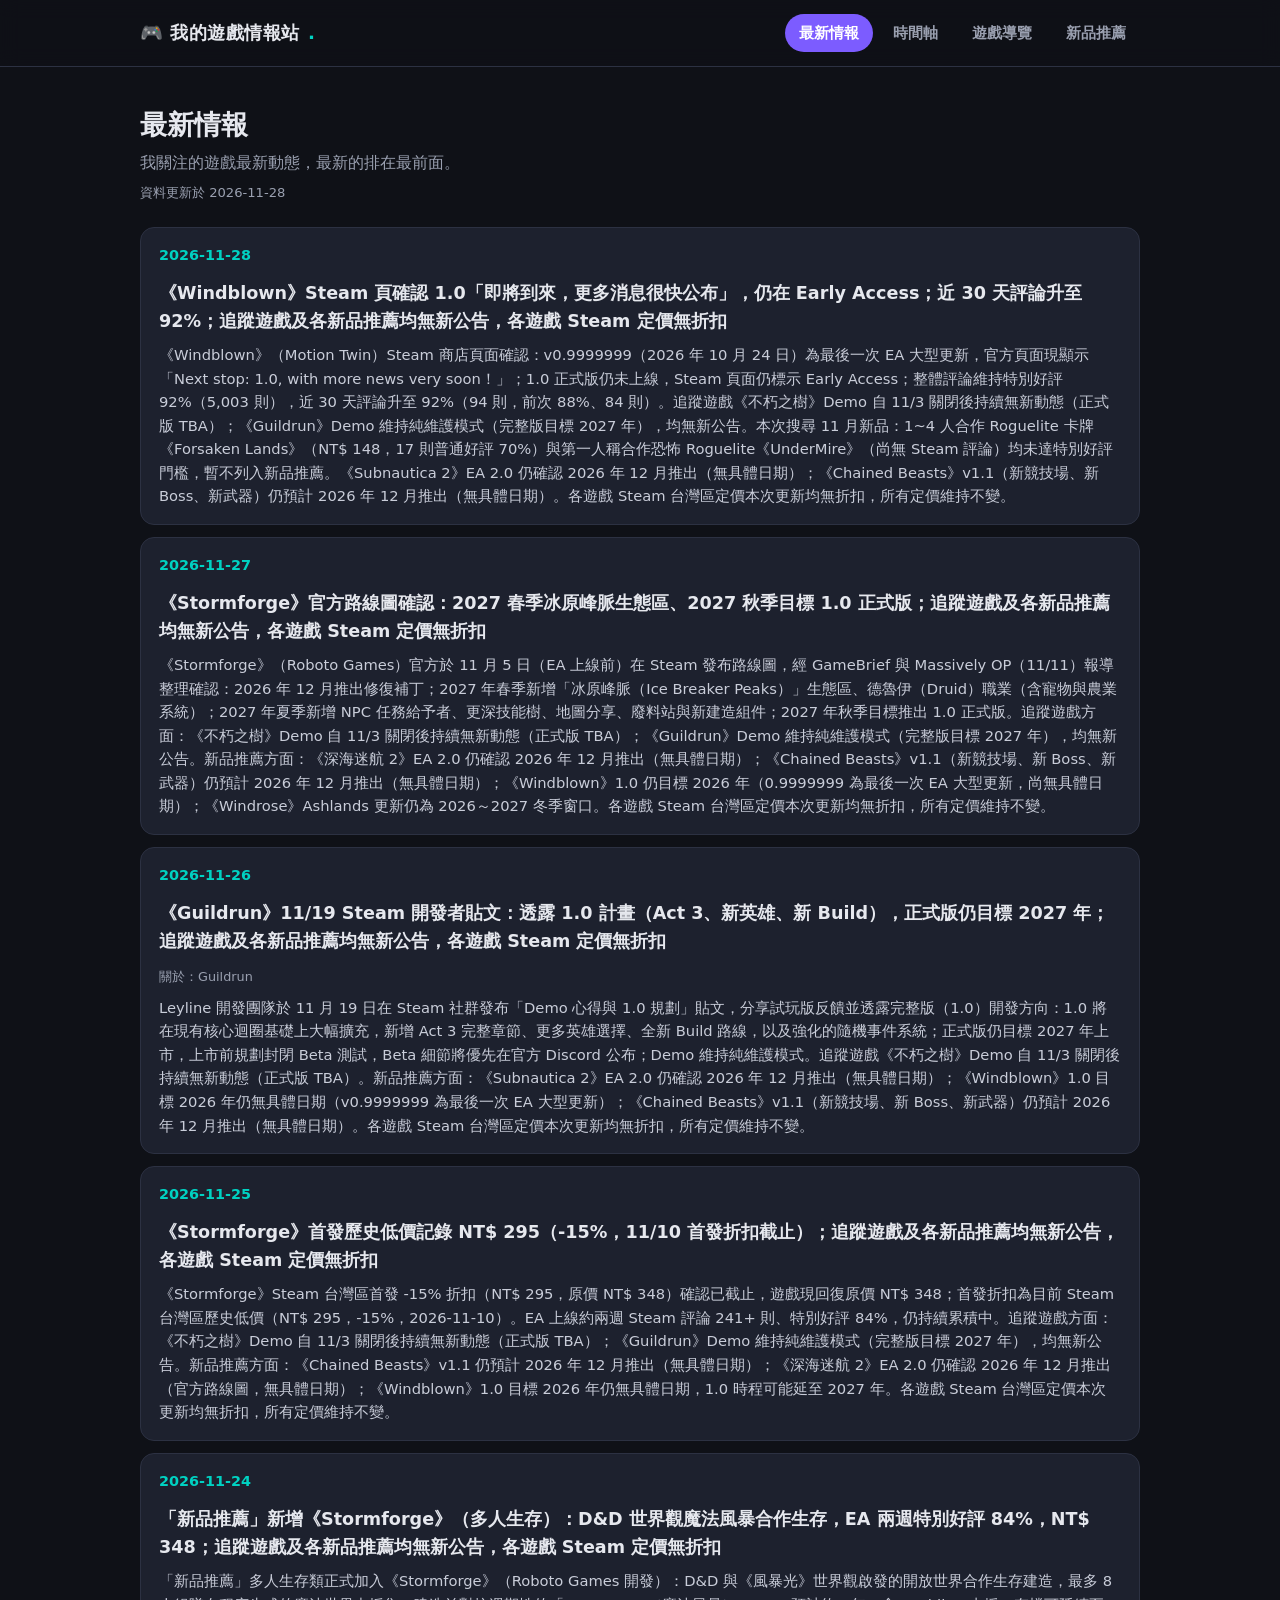
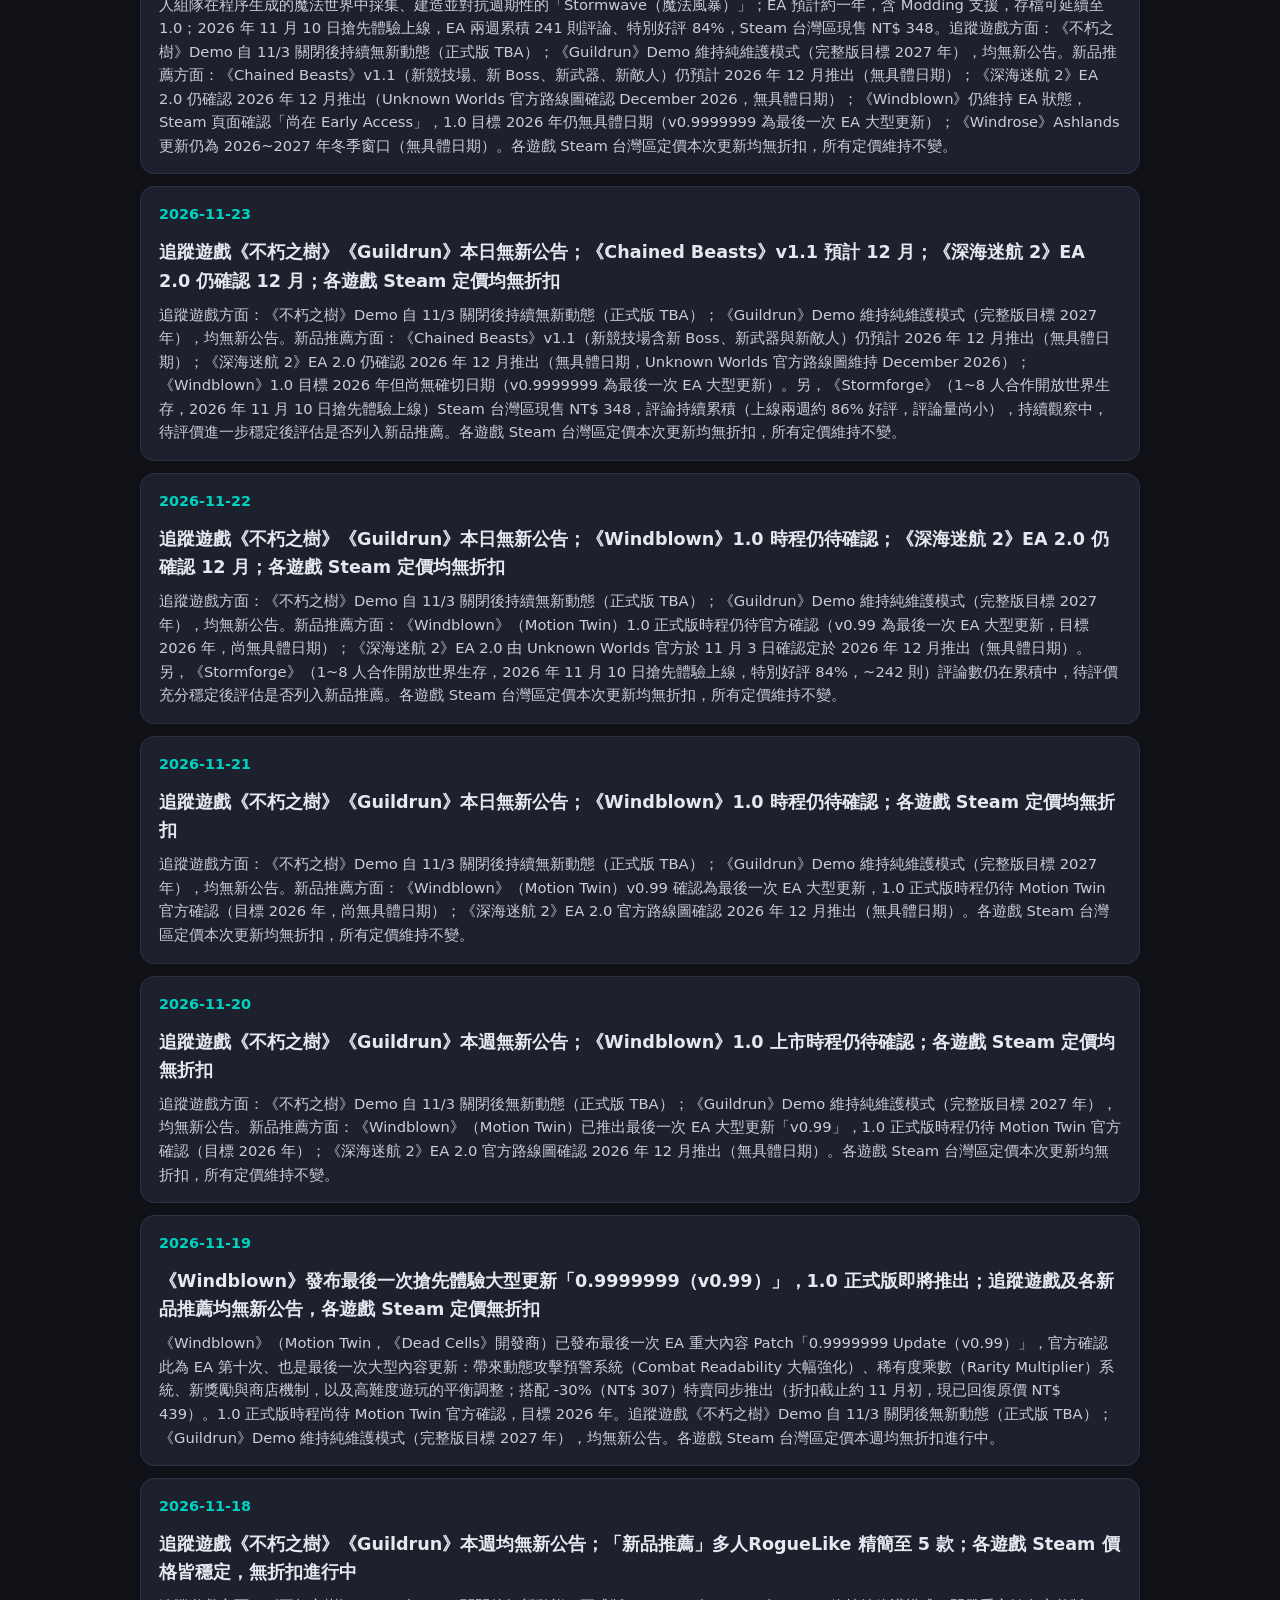
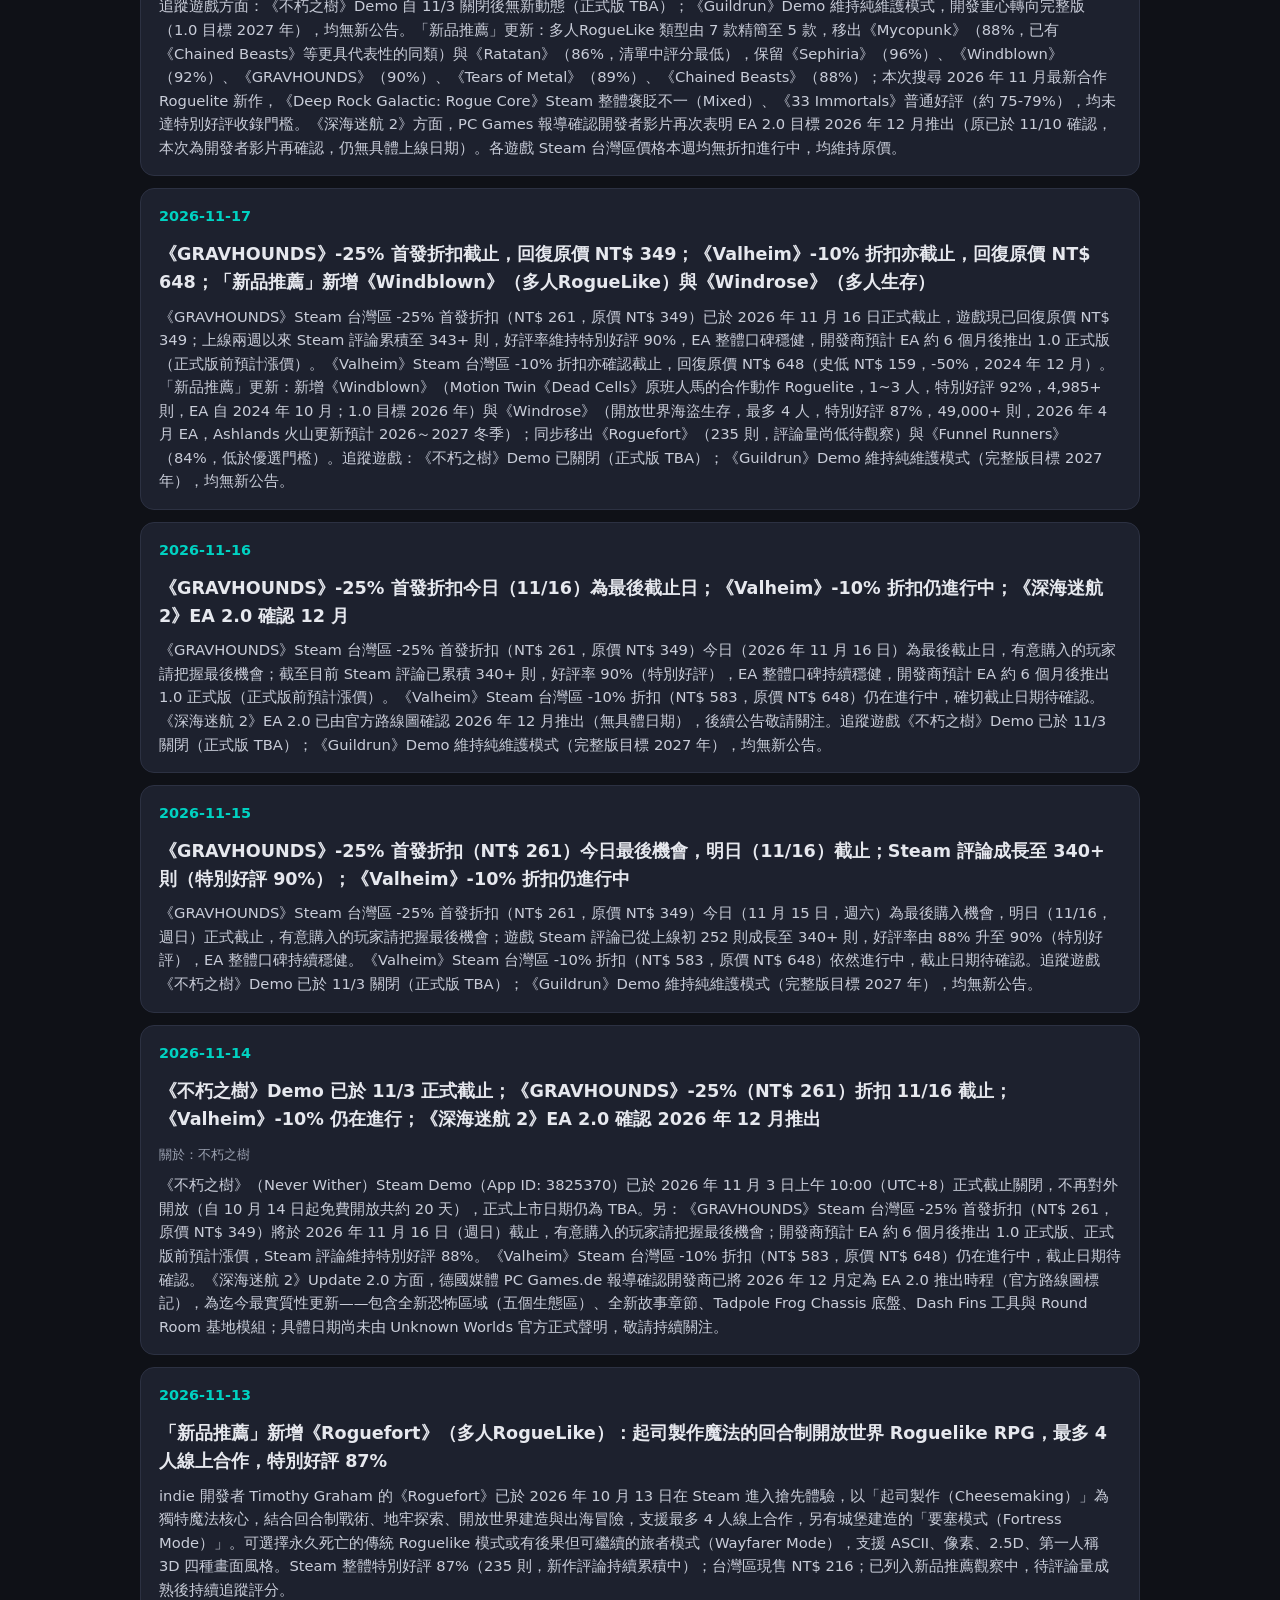
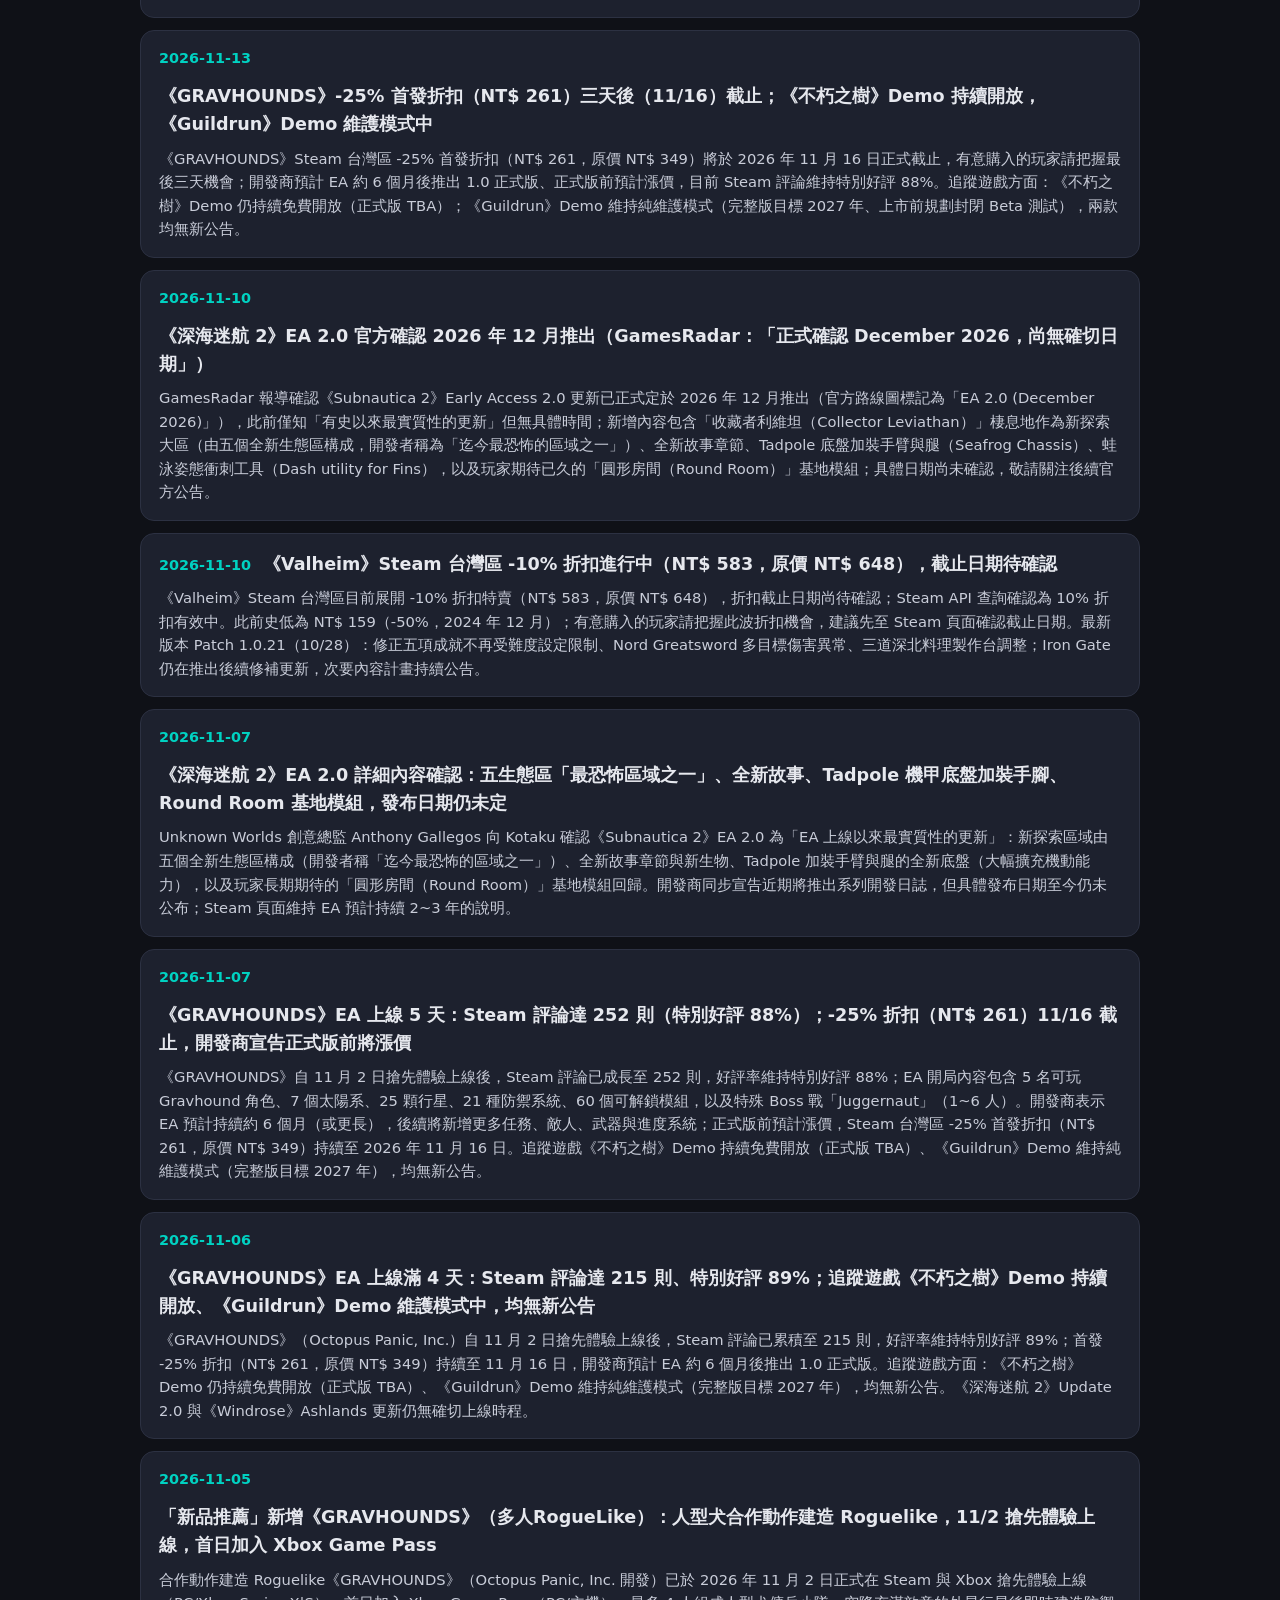
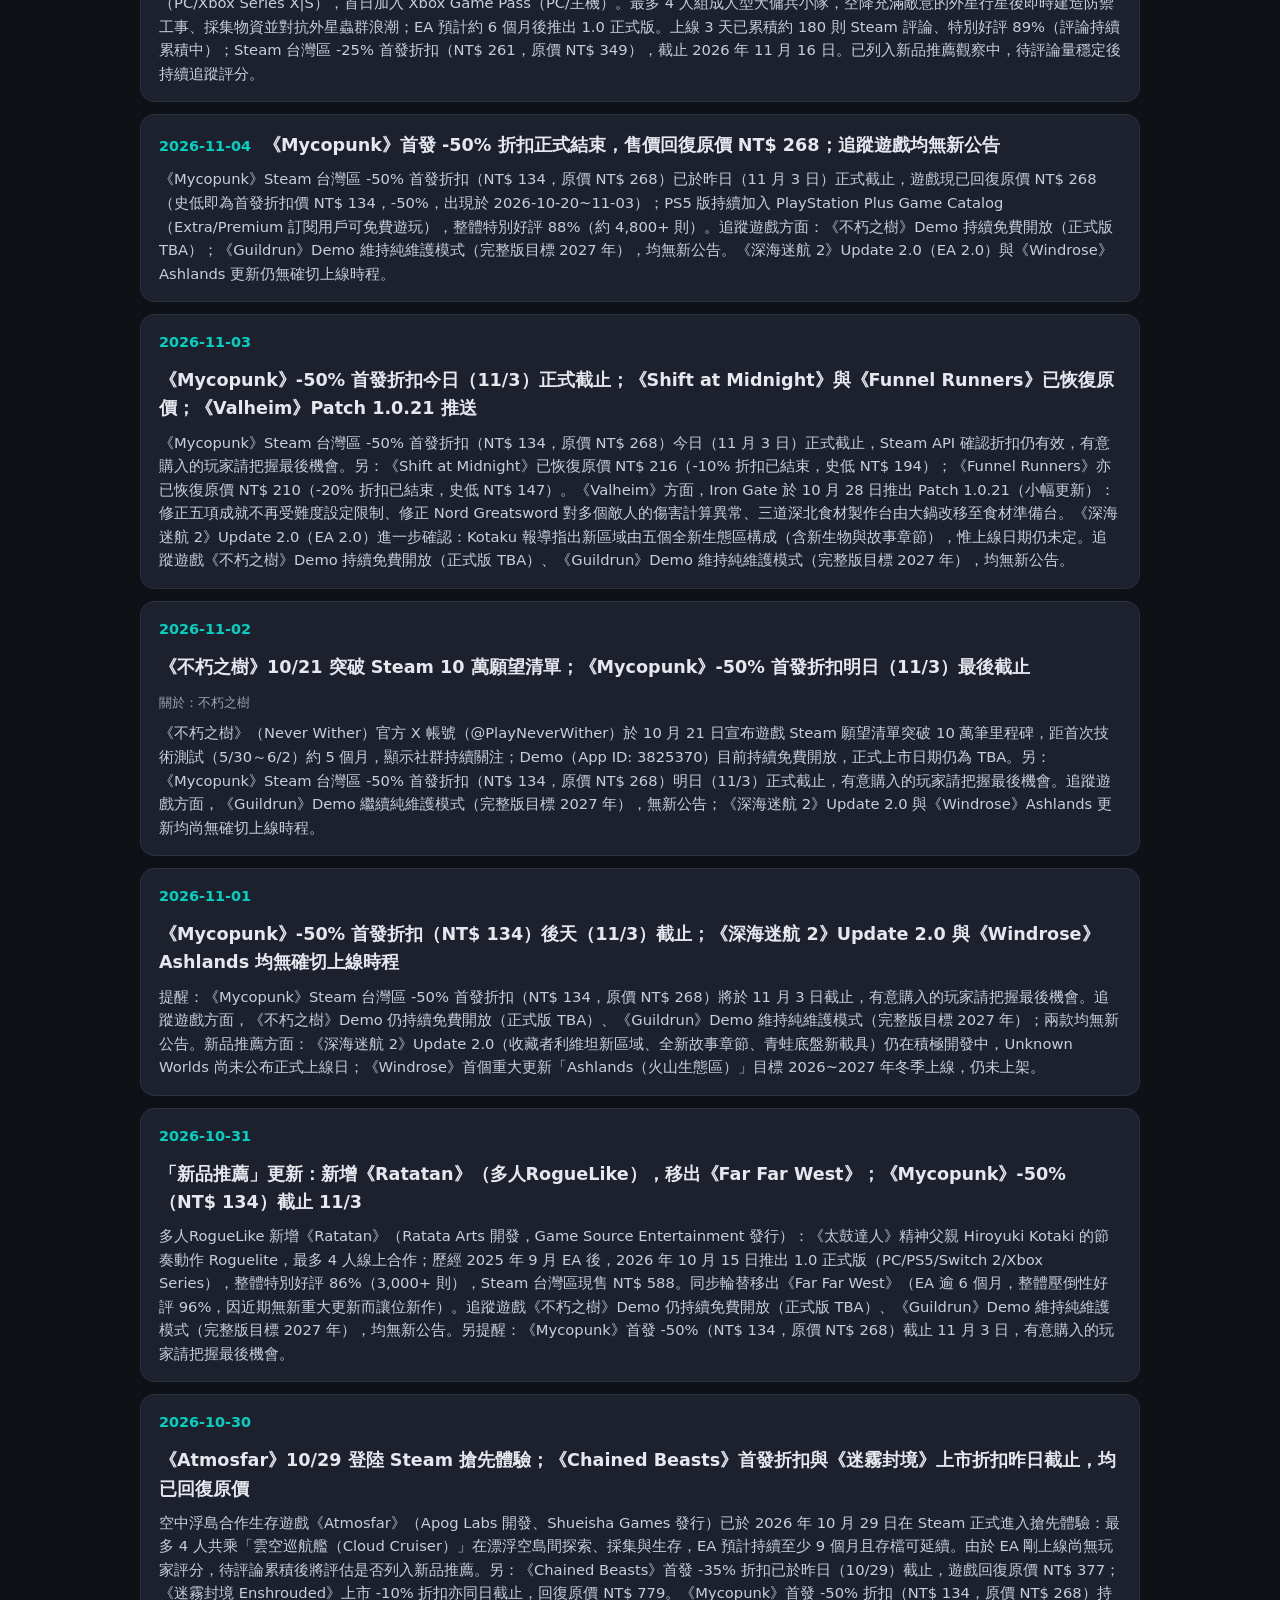
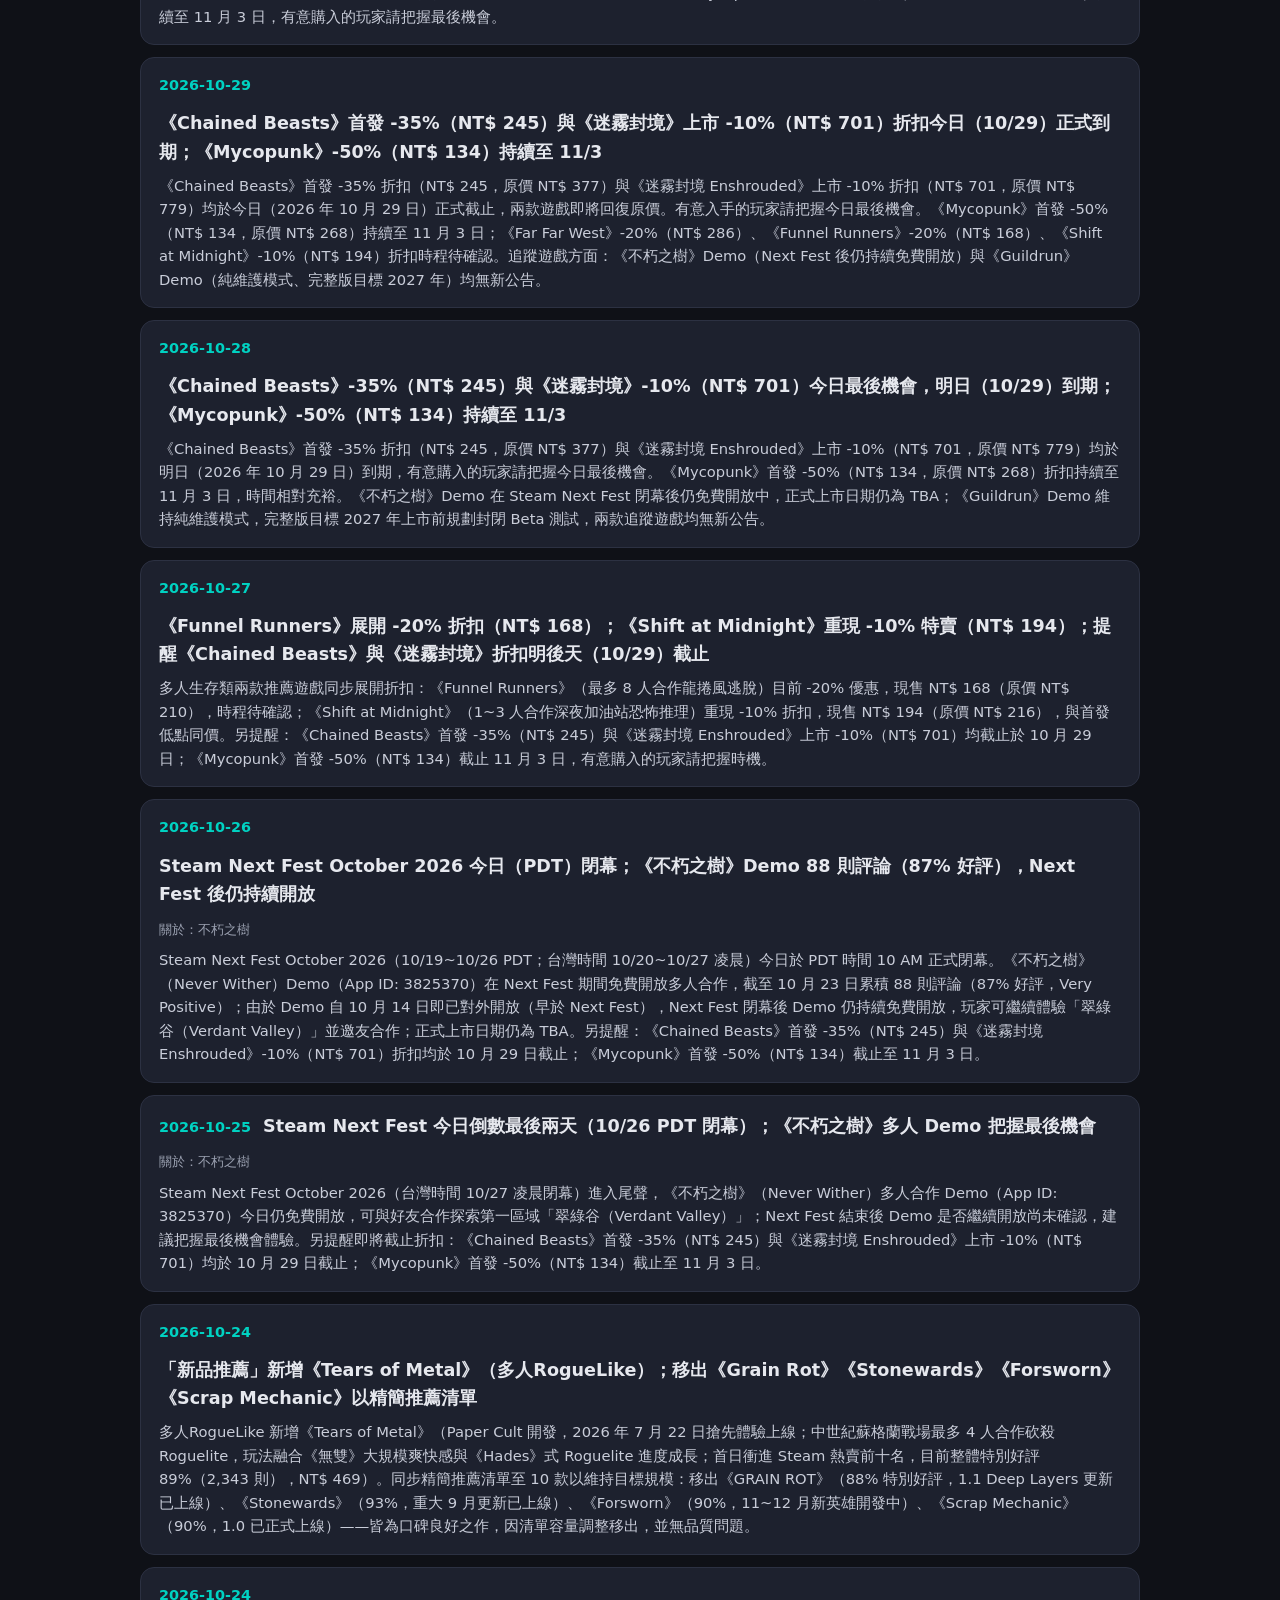
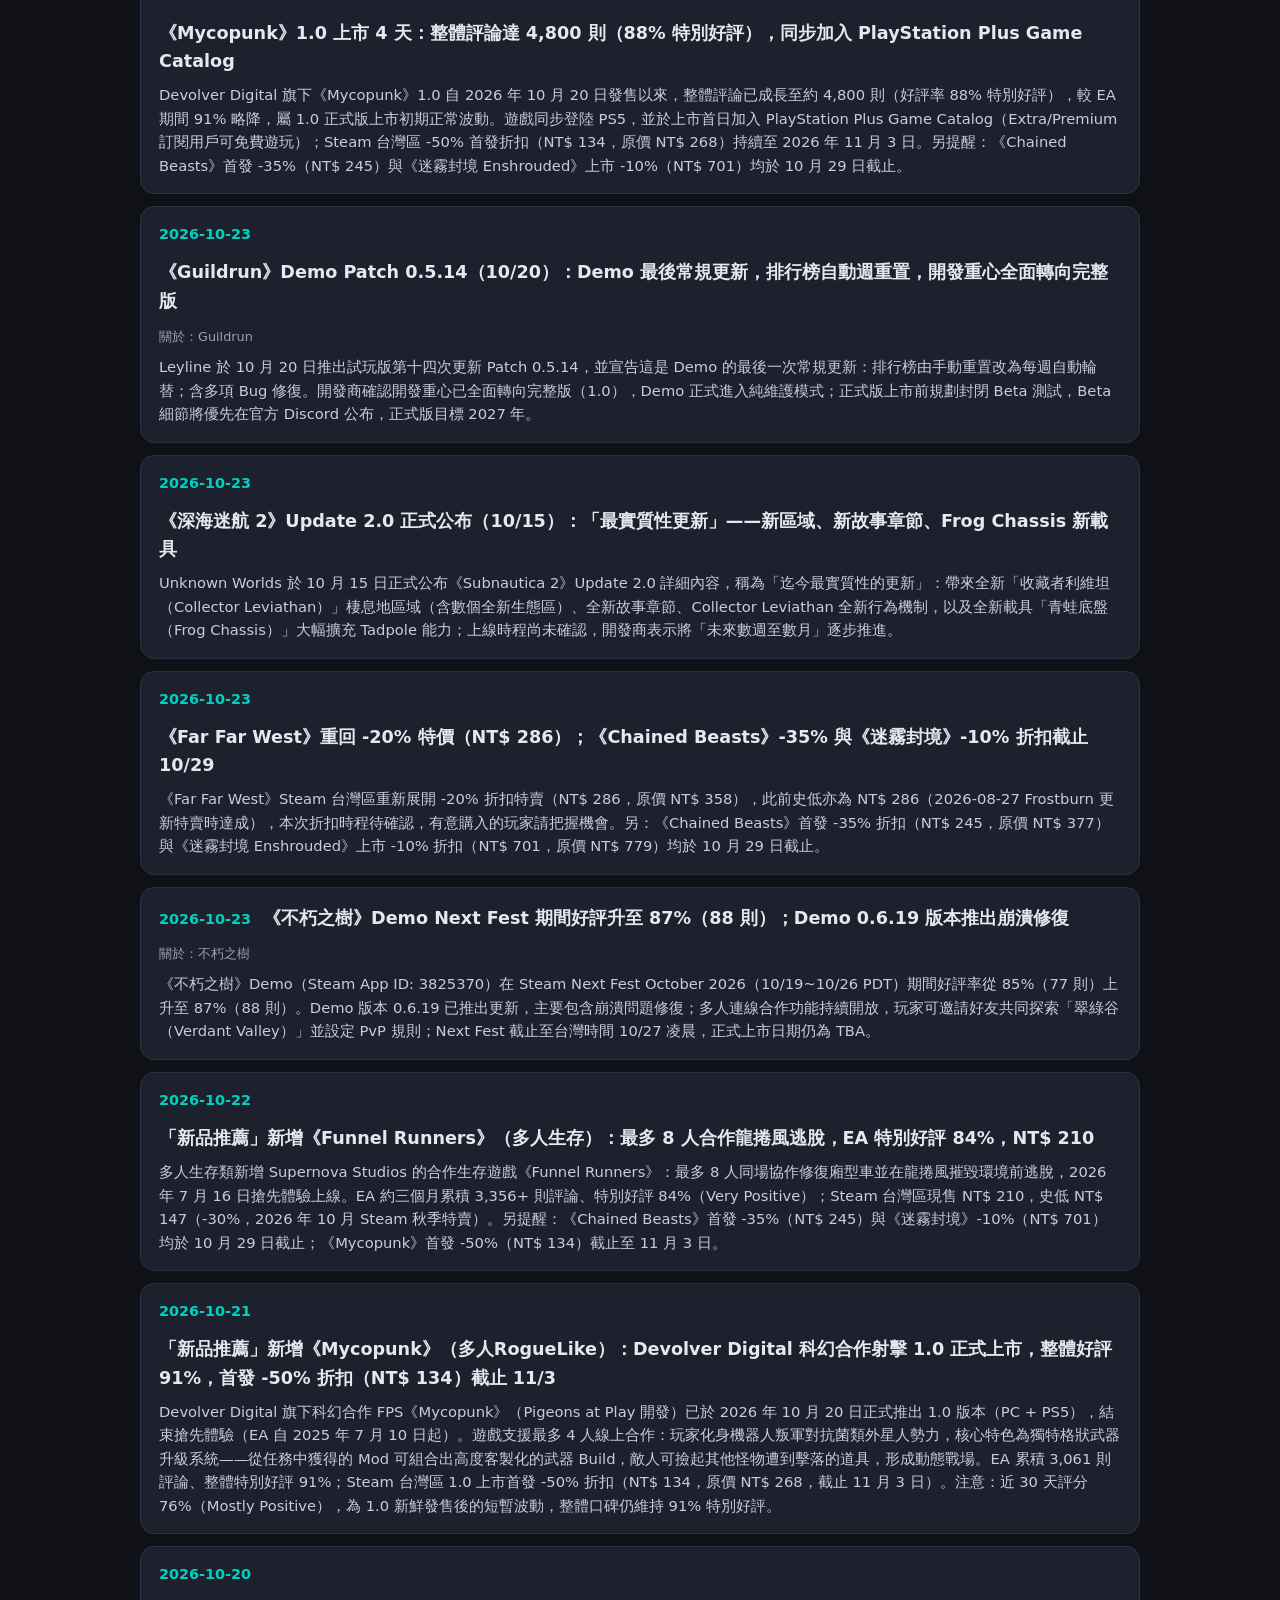
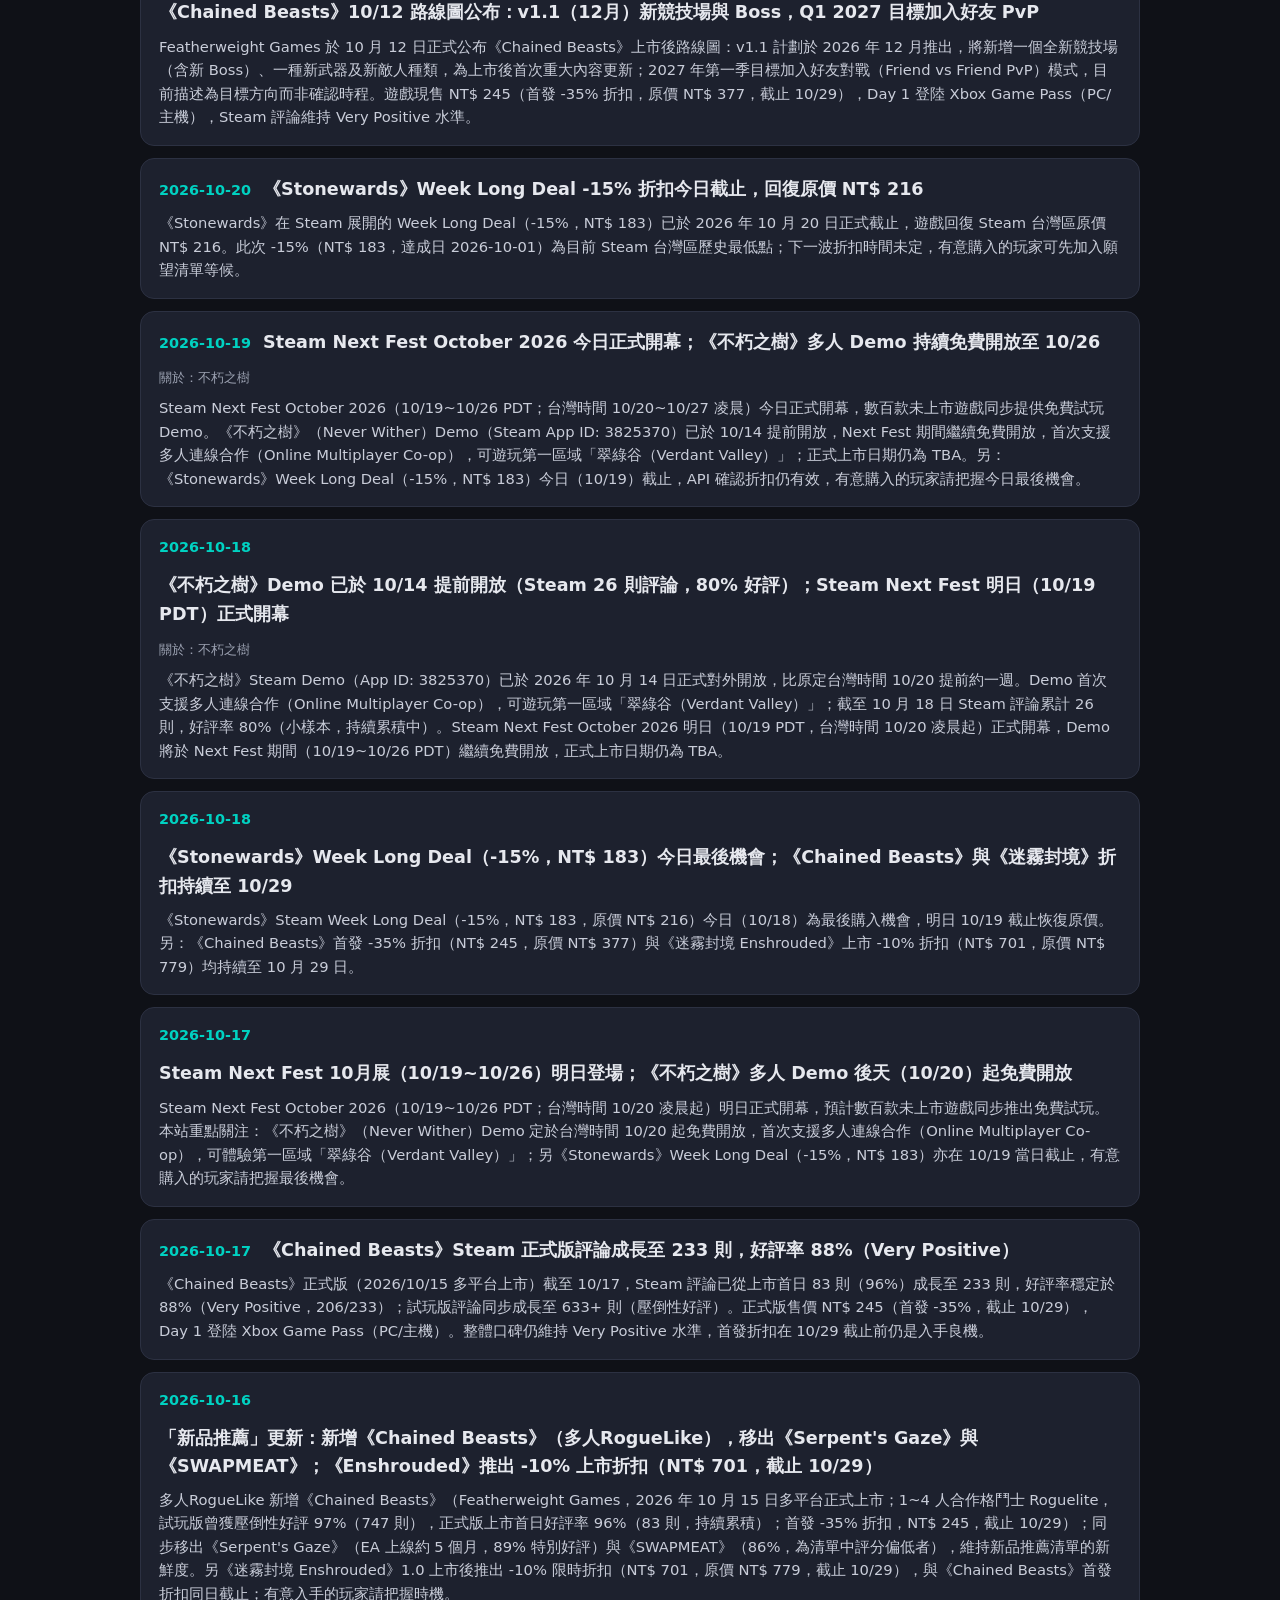
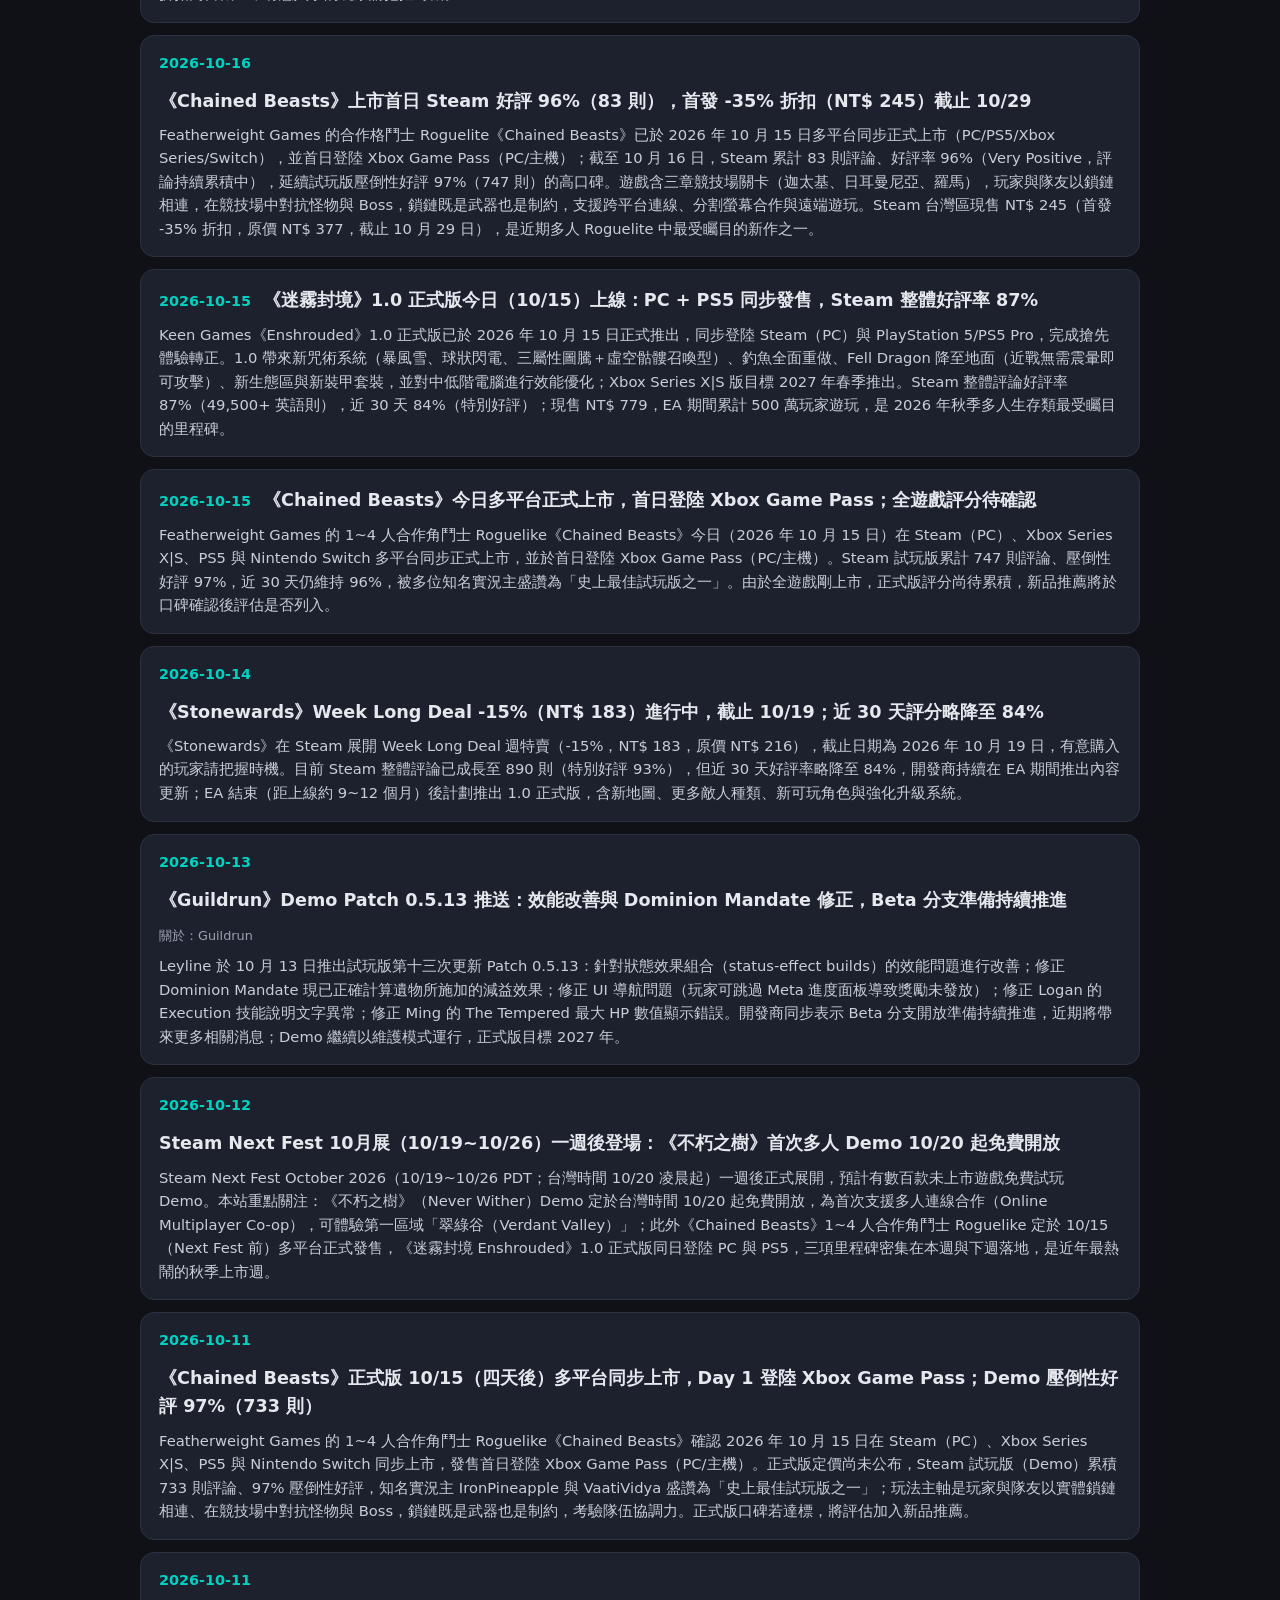
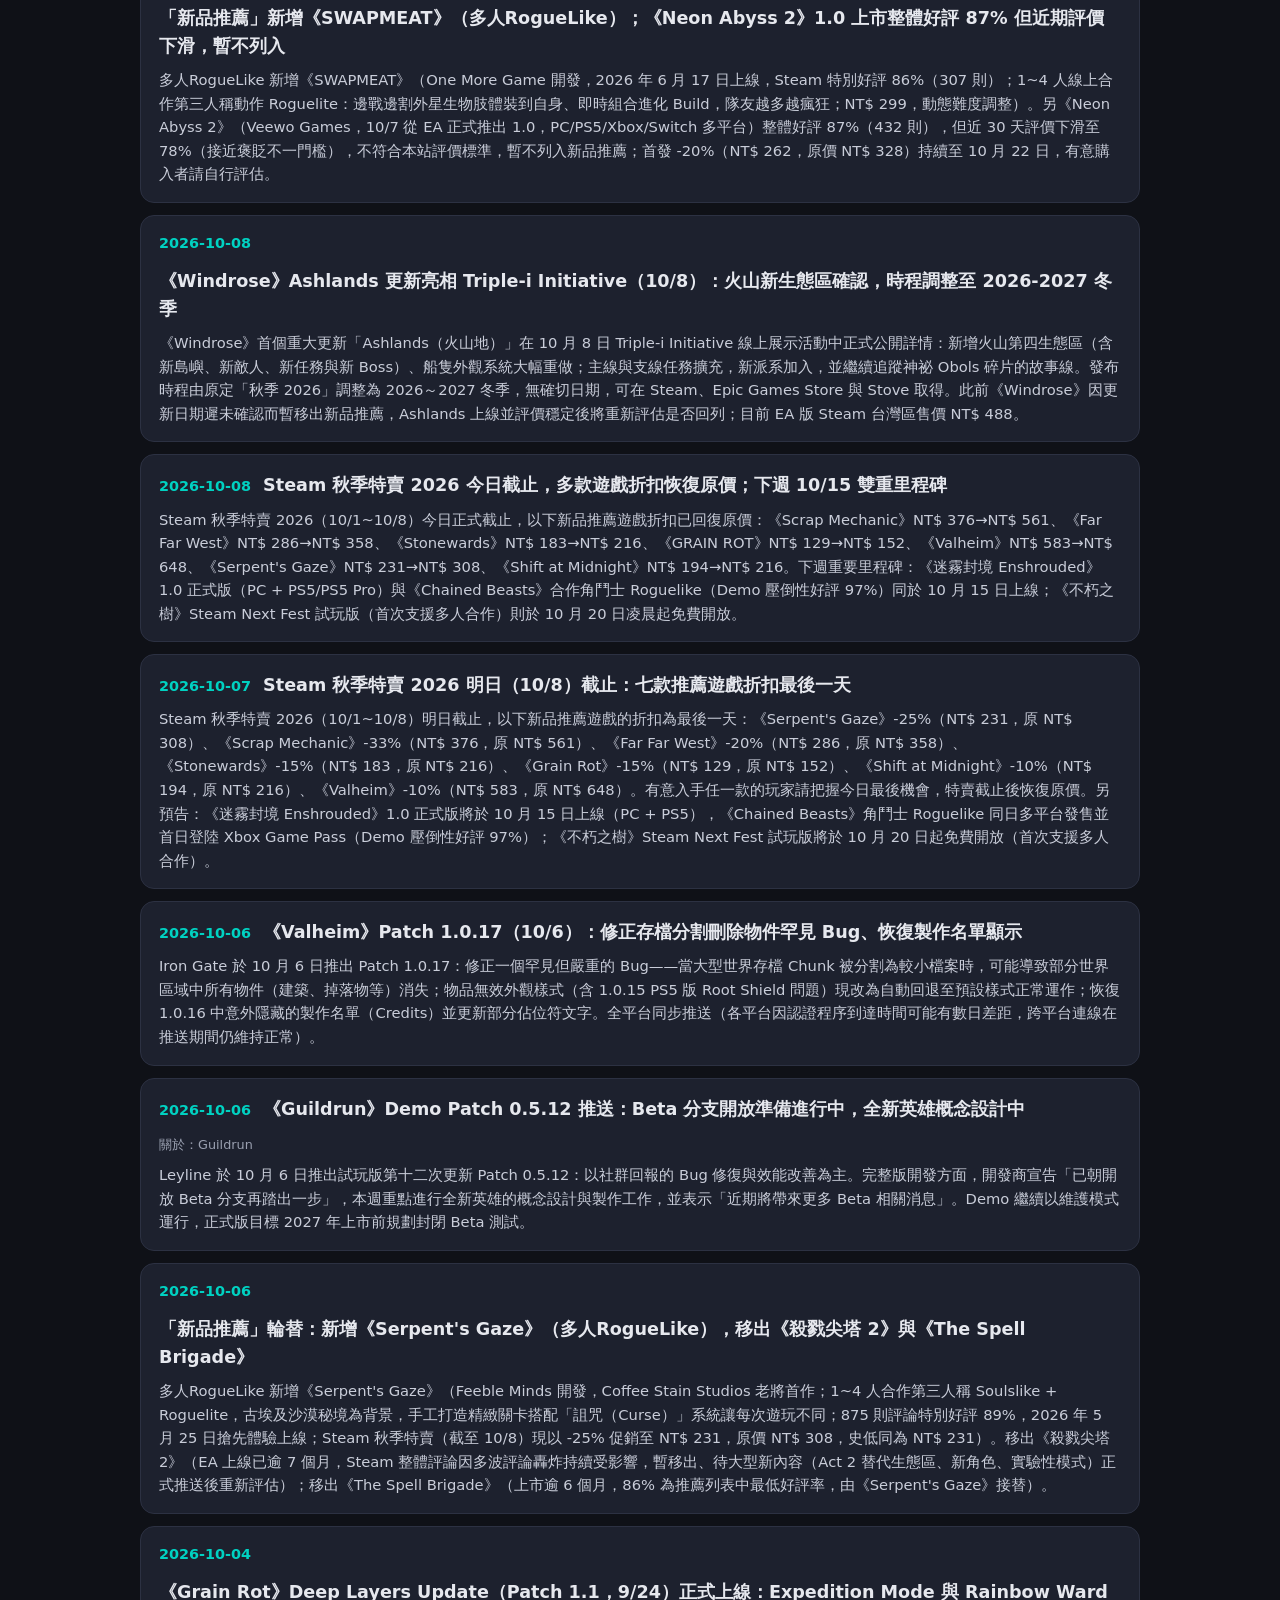
<file: index.html>
<!DOCTYPE html>
<html lang="zh-Hant">
<head>
  <meta charset="UTF-8">
  <meta name="viewport" content="width=device-width, initial-scale=1.0">
  <link rel="icon" href="data:image/svg+xml,<svg xmlns='http://www.w3.org/2000/svg' viewBox='0 0 100 100'><text y='.9em' font-size='90'>🎮</text></svg>">
  <title>最新情報 · 我的遊戲情報站</title>
  <link rel="stylesheet" href="assets/style.css">
</head>
<body>
  <header>
    <div class="bar">
      <div class="logo">🎮 我的遊戲情報站<span class="dot">.</span></div>
      <nav>
        <a href="index.html"    data-page="news">最新情報</a>
        <a href="timeline.html" data-page="timeline">時間軸</a>
        <a href="games.html"    data-page="games">遊戲導覽</a>
        <a href="discover.html" data-page="discover">新品推薦</a>
      </nav>
    </div>
  </header>

  <main>
    <div class="page-head">
      <h1>最新情報</h1>
      <p>我關注的遊戲最新動態，最新的排在最前面。</p>
      <div class="updated" data-updated></div>
    </div>
    <div id="news"></div>
  </main>

  <footer>由 games.txt 驅動 · 想更新請讓 AI 讀取 UPDATE_PROMPT.md</footer>

  <script src="data/games.js"></script>
  <script src="assets/app.js"></script>
  <script>markActiveNav("news"); renderNews();</script>
</body>
</html>
</file>
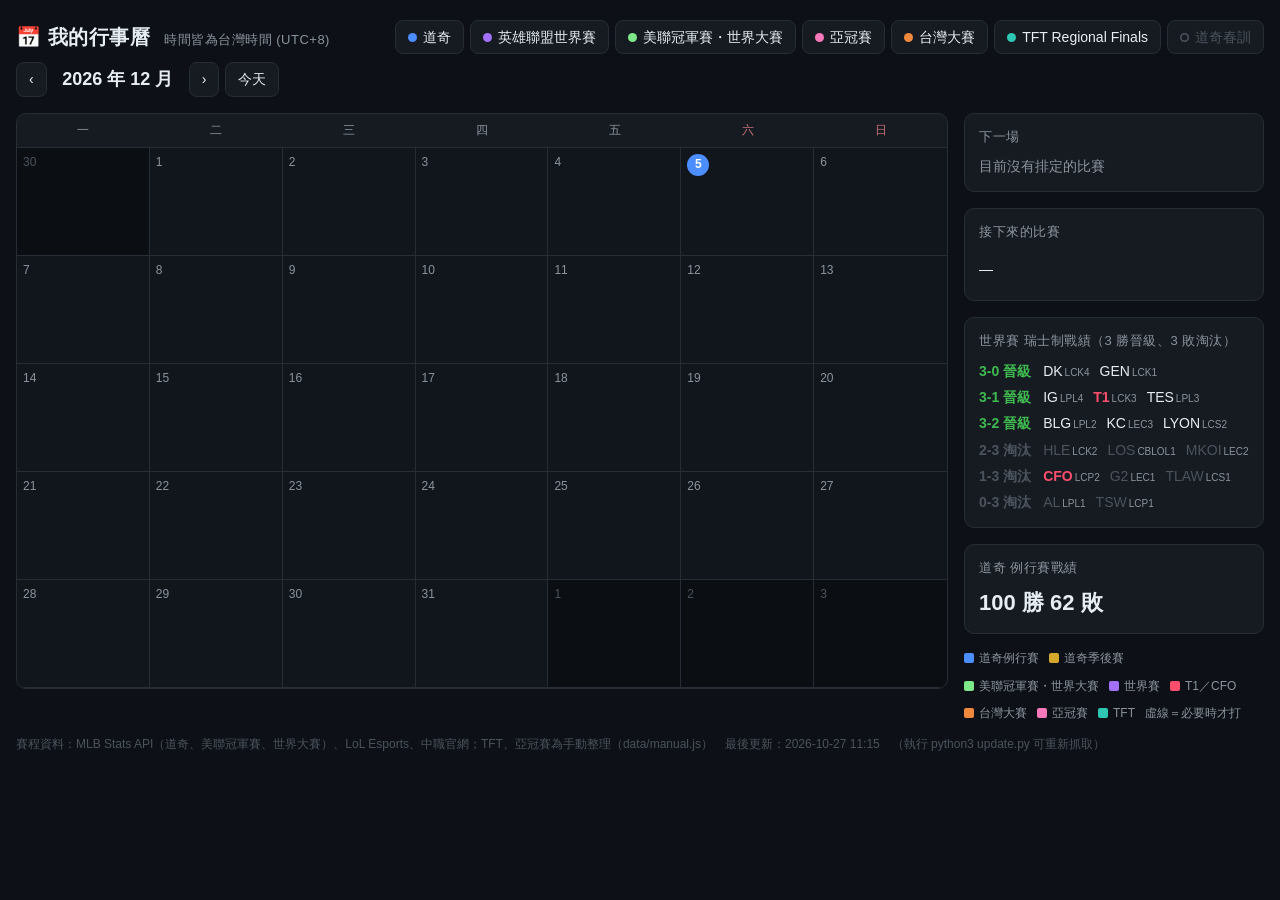
<file: calendar/index.html>
<!DOCTYPE html>
<html lang="zh-Hant">
<head>
<meta charset="UTF-8">
<meta name="viewport" content="width=device-width, initial-scale=1.0">
<link rel="icon" href="data:image/svg+xml,<svg xmlns='http://www.w3.org/2000/svg' viewBox='0 0 100 100'><text y='.9em' font-size='90'>📅</text></svg>">
<title>我的行事曆</title>
<style>
  :root {
    --bg: #0d1117;
    --panel: #161b22;
    --cell: #11161d;
    --cell-out: #0b0f14;
    --line: #262d36;
    --text: #e6edf3;
    --muted: #8b949e;
    --dim: #4b535d;
    --today: #4c8dff;
    --win: #3fb950;
    --loss: #f85149;
    --mlb: #4c8dff;         /* 道奇例行賽 */
    --post: #d4a72c;        /* 道奇季後賽 */
    --spring: #8b949e;      /* 春訓 */
    --lol: #a371f7;         /* 英雄聯盟世界賽 */
    --fav: #ff4d6d;         /* 世界賽：T1、CFO 的比賽 */
    --cpbl: #f0883e;        /* 中華職棒台灣大賽 */
    --tft: #2fc6b4;         /* TFT Regional Finals */
    --apbc: #f778ba;        /* 亞冠賽 */
    --mlbpost: #7ee787;     /* MLB 其他隊的聯盟冠軍賽、世界大賽 */
    --radius: 10px;
  }
  * { box-sizing: border-box; }
  html { color-scheme: dark; }
  body {
    margin: 0; background: var(--bg); color: var(--text);
    font: 14px/1.45 -apple-system, BlinkMacSystemFont, "PingFang TC", "Noto Sans TC", "Segoe UI", sans-serif;
  }
  button { font: inherit; color: inherit; }

  .wrap { max-width: 1280px; margin: 0 auto; padding: 20px 16px 40px; }
  header { display: flex; align-items: center; gap: 8px 12px; flex-wrap: wrap; margin-bottom: 16px; }
  h1 { font-size: 20px; margin: 0 auto 0 0; letter-spacing: .5px; }
  h1 small { color: var(--muted); font-weight: 400; font-size: 13px; margin-left: 8px; }

  .filters { display: flex; gap: 6px; flex-wrap: wrap; }
  .nav { display: flex; align-items: center; gap: 6px; }
  .nav button, .chip {
    background: var(--panel); border: 1px solid var(--line); border-radius: 8px;
    padding: 6px 12px; cursor: pointer;
  }
  .nav button:hover, .chip:hover { border-color: var(--dim); }
  .month-label { font-size: 18px; font-weight: 600; min-width: 130px; text-align: center; }
  .chip { display: inline-flex; align-items: center; gap: 6px; }
  .chip i { width: 9px; height: 9px; border-radius: 50%; background: var(--c); }
  .chip[aria-pressed="false"] { color: var(--dim); }
  .chip[aria-pressed="false"] i { background: transparent; box-shadow: inset 0 0 0 1.5px var(--dim); }

  .layout { display: grid; grid-template-columns: minmax(0, 1fr) 300px; gap: 16px; align-items: start; }

  /* 月曆 */
  .cal { background: var(--panel); border: 1px solid var(--line); border-radius: var(--radius); overflow: hidden; }
  .dow, .grid { display: grid; grid-template-columns: repeat(7, minmax(0, 1fr)); }
  .dow div { padding: 8px; text-align: center; color: var(--muted); font-size: 12px; border-bottom: 1px solid var(--line); }
  .dow div:nth-child(n+6) { color: #c9727a; }
  .day {
    min-height: 108px; padding: 6px; background: var(--cell);
    border-right: 1px solid var(--line); border-bottom: 1px solid var(--line);
    display: flex; flex-direction: column; gap: 4px; min-width: 0;
  }
  .day:nth-child(7n) { border-right: 0; }
  .day.out { background: var(--cell-out); }
  .day.out .num { color: var(--dim); }
  .num { font-size: 12px; color: var(--muted); }
  .day.today .num {
    background: var(--today); color: #fff; border-radius: 999px;
    width: 22px; height: 22px; display: grid; place-items: center; font-weight: 600;
  }

  .ev {
    --c: var(--mlb);
    display: block; width: 100%; text-align: left; cursor: pointer;
    border: 0; border-left: 3px solid var(--c); border-radius: 5px;
    background: color-mix(in srgb, var(--c) 13%, transparent);
    padding: 4px 6px; font-size: 12px; line-height: 1.3; overflow: hidden;
  }
  .ev:hover { background: color-mix(in srgb, var(--c) 24%, transparent); }
  .ev.post { --c: var(--post); }
  .ev.spring { --c: var(--spring); }
  .ev.lol { --c: var(--lol); }
  .ev.fav { --c: var(--fav); }
  .ev.cpbl { --c: var(--cpbl); }
  .ev.tft { --c: var(--tft); }
  .ev.mlbpost { --c: var(--mlbpost); }
  .ev.apbc { --c: var(--apbc); }
  .ev.apbc.tw .ttl::before { content: "🇹🇼 "; }
  .ev .t { font-variant-numeric: tabular-nums; color: var(--muted); }
  .ev .ttl { font-weight: 600; white-space: nowrap; overflow: hidden; text-overflow: ellipsis; display: block; }
  .ev .res { font-weight: 700; font-variant-numeric: tabular-nums; }
  .res.W { color: var(--win); } .res.L { color: var(--loss); }
  .ev.cancel { opacity: .5; text-decoration: line-through; }
  .ev.maybe { border-left-style: dashed; }

  /* 側欄 */
  aside { display: flex; flex-direction: column; gap: 16px; }
  .card { background: var(--panel); border: 1px solid var(--line); border-radius: var(--radius); padding: 14px; }
  .card h2 { font-size: 13px; color: var(--muted); font-weight: 500; margin: 0 0 10px; letter-spacing: .5px; }
  .next + .next { border-top: 1px solid var(--line); margin-top: 12px; padding-top: 12px; }
  .next .src { font-size: 12px; color: var(--c); font-weight: 600; }
  .next-ttl { font-size: 18px; font-weight: 700; margin-top: 2px; }
  .next-when { color: var(--muted); margin-top: 2px; }
  .countdown { font-size: 22px; font-weight: 700; color: var(--c); font-variant-numeric: tabular-nums; margin-top: 6px; }
  .tag { display: inline-block; font-size: 11px; padding: 1px 7px; border-radius: 999px; border: 1px solid var(--line); color: var(--muted); margin-top: 6px; }
  .tag.post { color: var(--post); border-color: color-mix(in srgb, var(--post) 50%, transparent); }
  .list { list-style: none; margin: 0; padding: 0; }
  .list li { padding: 7px 0; border-top: 1px solid var(--line); display: flex; gap: 8px; align-items: baseline; cursor: pointer; }
  .list li:first-child { border-top: 0; }
  .list .dot { width: 8px; height: 8px; border-radius: 50%; background: var(--c); flex: none; transform: translateY(-1px); }
  .list .d { color: var(--muted); font-variant-numeric: tabular-nums; min-width: 92px; flex: none; }
  .list .x { min-width: 0; overflow: hidden; text-overflow: ellipsis; white-space: nowrap; }
  .swiss { display: grid; grid-template-columns: auto 1fr; gap: 6px 12px; align-items: baseline; }
  .swiss .r { font-weight: 700; font-variant-numeric: tabular-nums; }
  .swiss .r.up { color: var(--win); } .swiss .r.out { color: var(--dim); }
  .swiss .ts { display: flex; flex-wrap: wrap; gap: 4px 10px; }
  .swiss .ts .fav { color: var(--fav); font-weight: 700; }
  .swiss .ts small { font-size: 10px; color: var(--muted); font-weight: 400; margin-left: 2px; }
  .swiss .ts.out { color: var(--dim); }
  .record { font-size: 22px; font-weight: 700; font-variant-numeric: tabular-nums; }
  .legend { display: flex; flex-wrap: wrap; gap: 10px; color: var(--muted); font-size: 12px; }
  .legend i { display: inline-block; width: 10px; height: 10px; border-radius: 2px; margin-right: 5px; vertical-align: -1px; }
  footer { color: var(--dim); font-size: 12px; margin-top: 14px; }

  /* 詳細 */
  dialog {
    background: var(--panel); color: var(--text); border: 1px solid var(--line); border-radius: 14px;
    padding: 20px; width: min(440px, calc(100vw - 32px));
  }
  dialog::backdrop { background: rgba(0,0,0,.6); }
  dialog h3 { margin: 0 0 4px; font-size: 18px; }
  .sub { color: var(--muted); }
  .score { display: grid; grid-template-columns: 1fr auto; gap: 6px 16px; margin: 14px 0; font-size: 16px; }
  .score .s { font-weight: 700; font-variant-numeric: tabular-nums; text-align: right; }
  .score .winner { font-weight: 700; color: var(--win); }
  .score .rg { display: block; font-size: 12px; font-weight: 400; color: var(--muted); }
  dl { display: grid; grid-template-columns: auto 1fr; gap: 6px 14px; margin: 14px 0 0; }
  dt { color: var(--muted); } dd { margin: 0; }
  dialog .close { float: right; background: none; border: 0; color: var(--muted); font-size: 20px; cursor: pointer; line-height: 1; }
  .daylist { display: flex; flex-direction: column; gap: 6px; margin-top: 14px; max-height: 60vh; overflow: auto; }
  .daylist .ev { padding: 8px 10px; font-size: 13px; display: flex; justify-content: space-between; gap: 10px; }

  @media (max-width: 900px) {
    .layout { grid-template-columns: minmax(0, 1fr); }
    .day { min-height: 74px; padding: 4px; }
    .grid .ev { padding: 2px 4px; font-size: 11px; }
    .grid .ev .t { display: none; }
  }
  @media (max-width: 520px) {
    h1 small { display: none; }
    .month-label { min-width: 100px; font-size: 16px; }
    .grid .ev .ttl { font-size: 10px; }
  }
</style>
</head>
<body>
<div class="wrap">
  <header>
    <h1>📅 我的行事曆 <small>時間皆為台灣時間 (UTC+8)</small></h1>
    <div class="filters">
      <button class="chip" data-layer="mlb" style="--c:var(--mlb)"><i></i>道奇</button>
      <button class="chip" data-layer="lol" style="--c:var(--lol)"><i></i>英雄聯盟世界賽</button>
      <button class="chip" data-layer="mlbpost" style="--c:var(--mlbpost)"><i></i>美聯冠軍賽・世界大賽</button>
      <button class="chip" data-layer="apbc" style="--c:var(--apbc)"><i></i>亞冠賽</button>
      <button class="chip" data-layer="cpbl" style="--c:var(--cpbl)"><i></i>台灣大賽</button>
      <button class="chip" data-layer="tft" style="--c:var(--tft)"><i></i>TFT Regional Finals</button>
      <button class="chip" data-layer="spring" style="--c:var(--spring)"><i></i>道奇春訓</button>
    </div>
    <div class="nav">
      <button id="prev" aria-label="上個月">‹</button>
      <div class="month-label" id="monthLabel"></div>
      <button id="next" aria-label="下個月">›</button>
      <button id="todayBtn">今天</button>
    </div>
  </header>

  <div class="layout">
    <section class="cal">
      <div class="dow"><div>一</div><div>二</div><div>三</div><div>四</div><div>五</div><div>六</div><div>日</div></div>
      <div class="grid" id="grid"></div>
    </section>

    <aside>
      <div class="card" id="nextCard"></div>
      <div class="card">
        <h2>接下來的比賽</h2>
        <ul class="list" id="upcoming"></ul>
      </div>
      <div class="card" id="swissCard" hidden>
        <h2>世界賽 瑞士制戰績（3 勝晉級、3 敗淘汰）</h2>
        <div class="swiss" id="swiss"></div>
      </div>
      <div class="card" id="recordCard">
        <h2>道奇 例行賽戰績</h2>
        <div class="record" id="record"></div>
      </div>
      <div class="legend">
        <span><i style="background:var(--mlb)"></i>道奇例行賽</span>
        <span><i style="background:var(--post)"></i>道奇季後賽</span>
        <span><i style="background:var(--mlbpost)"></i>美聯冠軍賽・世界大賽</span>
        <span><i style="background:var(--lol)"></i>世界賽</span>
        <span><i style="background:var(--fav)"></i>T1／CFO</span>
        <span><i style="background:var(--cpbl)"></i>台灣大賽</span>
        <span><i style="background:var(--apbc)"></i>亞冠賽</span>
        <span><i style="background:var(--tft)"></i>TFT</span>
        <span>虛線＝必要時才打</span>
      </div>
    </aside>
  </div>
  <footer id="foot"></footer>
</div>

<dialog id="detail"></dialog>

<script src="data/dodgers.js"></script>
<script src="data/mlbpost.js"></script>
<script src="data/worlds.js"></script>
<script src="data/cpbl.js"></script>
<script src="data/manual.js"></script>
<script>
// ───────── 共用工具 ─────────
const WEEK = "日一二三四五六";
const pad = n => String(n).padStart(2, "0");
// 台灣固定 UTC+8、無夏令時間 → 直接位移 8 小時後用 UTC getter 取值
const tw = iso => new Date(new Date(iso).getTime() + 8 * 3600e3);
const dayKey = d => `${d.getUTCFullYear()}-${pad(d.getUTCMonth() + 1)}-${pad(d.getUTCDate())}`;
const fmtTime = ev => ev.tbd ? "時間未定" : `${pad(tw(ev.utc).getUTCHours())}:${pad(tw(ev.utc).getUTCMinutes())}`;
const fmtDate = ev => { const d = tw(ev.utc); return `${d.getUTCMonth() + 1}/${d.getUTCDate()}（${WEEK[d.getUTCDay()]}）`; };
const esc = s => String(s ?? "").replace(/[&<>"]/g, c => ({ "&": "&amp;", "<": "&lt;", ">": "&gt;", '"': "&quot;" }[c]));

// ───────── 道奇 ─────────
const DODGERS = "Los Angeles Dodgers";
const MLB_ZH = {
  "Arizona Diamondbacks":"響尾蛇","Atlanta Braves":"勇士","Baltimore Orioles":"金鶯","Boston Red Sox":"紅襪",
  "Chicago Cubs":"小熊","Chicago White Sox":"白襪","Cincinnati Reds":"紅人","Cleveland Guardians":"守護者",
  "Colorado Rockies":"洛磯","Detroit Tigers":"老虎","Houston Astros":"太空人","Kansas City Royals":"皇家",
  "Los Angeles Angels":"天使","Los Angeles Dodgers":"道奇","Miami Marlins":"馬林魚","Milwaukee Brewers":"釀酒人",
  "Minnesota Twins":"雙城","New York Mets":"大都會","New York Yankees":"洋基","Athletics":"運動家",
  "Philadelphia Phillies":"費城人","Pittsburgh Pirates":"海盜","San Diego Padres":"教士","San Francisco Giants":"巨人",
  "Seattle Mariners":"水手","St. Louis Cardinals":"紅雀","Tampa Bay Rays":"光芒","Texas Rangers":"遊騎兵",
  "Toronto Blue Jays":"藍鳥","Washington Nationals":"國民",
};
const SERIES_ZH = {
  "Regular Season":"例行賽","Spring Training":"春訓熱身賽","Wild Card":"外卡系列賽",
  "NL Wild Card":"國聯外卡系列賽","NL Division Series":"國聯分區系列賽",
  "NL Championship Series":"國聯冠軍賽","AL Championship Series":"美聯冠軍賽","World Series":"世界大賽",
};
const MLB_STATE = { "Final":"已結束","Completed Early":"提前結束","Scheduled":"尚未開打","Postponed":"延賽","Cancelled":"取消","Pre-Game":"賽前","In Progress":"進行中" };
// 對手未定時 MLB 用縮寫寫成「TB/CLE」
const MLB_ABBR = {
  ARI:"響尾蛇",AZ:"響尾蛇",ATL:"勇士",BAL:"金鶯",BOS:"紅襪",CHC:"小熊",CWS:"白襪",CIN:"紅人",CLE:"守護者",
  COL:"洛磯",DET:"老虎",HOU:"太空人",KC:"皇家",LAA:"天使",LAD:"道奇",MIA:"馬林魚",MIL:"釀酒人",MIN:"雙城",
  NYM:"大都會",NYY:"洋基",ATH:"運動家",OAK:"運動家",PHI:"費城人",PIT:"海盜",SD:"教士",SF:"巨人",SEA:"水手",
  STL:"紅雀",TB:"光芒",TEX:"遊騎兵",TOR:"藍鳥",WSH:"國民",
};
const AL = new Set("BAL BOS CWS CLE DET HOU KC LAA MIN NYY ATH OAK SEA TB TEX TOR".split(" "));
// 格子太窄，對手未定的那邊寫「美聯冠軍」就好，「光芒/守護者」留給詳細資料
const mlbShort = n => n.includes("/") ? (AL.has(n.split("/")[0]) ? "美聯冠軍" : "國聯冠軍") : mlbZh(n);
const mlbZh = n => MLB_ZH[n] || (n.includes("/") ? n.split("/").map(a => MLB_ABBR[a] || a).join("/") : n);

const mlbEvents = (window.DODGERS_GAMES || []).map(g => {
  const homeGame = g.home.name === DODGERS;
  const us = homeGame ? g.home : g.away, them = homeGame ? g.away : g.home;
  const done = ["Final", "Game Over", "Completed Early"].includes(g.state);
  const post = ["F", "D", "L", "W"].includes(g.type);
  const result = done && us.score != null ? (us.score > them.score ? "W" : us.score < them.score ? "L" : "T") : null;
  const series = SERIES_ZH[g.series] || g.series;
  return {
    id: "mlb-" + g.id, raw: g, utc: g.utc, tbd: g.tbd,
    layer: g.type === "S" ? "spring" : "mlb",
    src: "道奇", color: post ? "var(--post)" : g.type === "S" ? "var(--spring)" : "var(--mlb)",
    cls: post ? "post" : g.type === "S" ? "spring" : "",
    // 一律「客隊 vs 主隊」，主隊放後面
    title: `${mlbZh(g.away.name)} vs ${mlbZh(g.home.name)}`,
    tag: `${series}${post && g.seriesGame ? ` G${g.seriesGame}` : ""}${g.ifNec ? "（必要時）" : ""}`,
    tagCls: post ? "post" : "",
    done, result, maybe: g.ifNec && !done, cancel: /Postponed|Cancelled/.test(g.state),
    resultHTML: result ? `<span class="res ${result}">${result} ${us.score}:${them.score}</span>` : null,
    detail() {
      const a = g.away, h = g.home;
      return `<h3>${mlbZh(a.name)} vs ${mlbZh(h.name)}</h3>
        <div class="sub">${series}${post && g.seriesGame ? ` 第 ${g.seriesGame} 戰` : ""}${g.ifNec ? "（必要時才打）" : ""}</div>
        ${done ? `<div class="score">
          <span class="${a.win ? "winner" : ""}">${mlbZh(a.name)}（客）</span><span class="s">${a.score}</span>
          <span class="${h.win ? "winner" : ""}">${mlbZh(h.name)}（主）</span><span class="s">${h.score}</span></div>` : ""}
        <dl><dt>台灣時間</dt><dd>${fmtDate(this)} ${fmtTime(this)}</dd>
          <dt>球場</dt><dd>${esc(g.venue)}</dd>
          <dt>狀態</dt><dd>${MLB_STATE[g.state] || g.state}${result ? `（道奇${{ W: "勝", L: "敗", T: "和" }[result]}）` : ""}</dd></dl>`;
    },
  };
});

// ───────── 美聯冠軍賽、世界大賽（道奇以外的場次） ─────────
const mlbPostEvents = (window.MLB_POST_GAMES || []).map(g => {
  const done = ["Final", "Game Over", "Completed Early"].includes(g.state);
  const a = g.away, h = g.home;
  const winner = done && a.score != null ? (a.score > h.score ? a : h) : null;
  const series = SERIES_ZH[g.series] || g.series;
  const tbdTeams = (a.name + h.name).includes("/");
  return {
    id: "mlbpost-" + g.id, raw: g, utc: g.utc, tbd: g.tbd,
    layer: "mlbpost", src: series, color: "var(--mlbpost)", cls: "mlbpost",
    title: `${mlbShort(a.name)} vs ${mlbShort(h.name)}`,
    tag: `${series} G${g.seriesGame}${g.ifNec ? "（必要時）" : ""}`, tagCls: "",
    done, maybe: g.ifNec && !done, cancel: /Postponed|Cancelled/.test(g.state),
    resultHTML: winner ? `<span class="res">${mlbZh(winner.name)} 勝 ${a.score}:${h.score}</span>` : null,
    detail() {
      return `<h3>${mlbZh(a.name)} vs ${mlbZh(h.name)}</h3>
        <div class="sub">${series} 第 ${g.seriesGame} 戰${g.ifNec ? "（必要時才打）" : ""}${tbdTeams ? "　·　「/」表示對手還沒確定" : ""}</div>
        ${done ? `<div class="score">
          <span class="${a.win ? "winner" : ""}">${mlbZh(a.name)}（客）</span><span class="s">${a.score}</span>
          <span class="${h.win ? "winner" : ""}">${mlbZh(h.name)}（主）</span><span class="s">${h.score}</span></div>` : ""}
        <dl><dt>台灣時間</dt><dd>${fmtDate(this)} ${fmtTime(this)}</dd>
          <dt>球場</dt><dd>${esc(g.venue)}</dd>
          <dt>狀態</dt><dd>${MLB_STATE[g.state] || g.state}</dd></dl>`;
    },
  };
});

// ───────── 英雄聯盟世界賽 ─────────
// 對戰組合還沒出來時，格子裡用簡短的階段名稱
const STAGE_SHORT = { "瑞士制循環賽": "瑞士制", "準決賽": "四強", "八強賽": "八強" };
const FAV_TEAMS = ["T1", "CFO"];
const LOL_STATE = { unstarted: "尚未開打", inProgress: "進行中", completed: "已結束" };
// 瑞士制戰績（大分）：照時間順序累計，每場記下「開打前」雙方的戰績
const swissRec = {}, swissBefore = {};
for (const m of (window.WORLDS_MATCHES || []).filter(m => m.stage.includes("瑞士")).sort((x, y) => x.utc.localeCompare(y.utc))) {
  if (m.teams.some(t => t.code === "TBD")) continue;
  for (const t of m.teams) swissRec[t.code] ||= { w: 0, l: 0 };
  swissBefore[m.id] = m.teams.map(t => ({ ...swissRec[t.code] }));
  if (m.state === "completed") for (const t of m.teams) swissRec[t.code][t.outcome === "win" ? "w" : "l"]++;
}
const recStr = r => `${r.w}-${r.l}`;
const SEEDS = window.WORLDS_SEEDS || {};
const seedStr = code => SEEDS[code] ? `${SEEDS[code]} 號種子` : "";
const LEAGUE_OF = {};
for (const m of window.WORLDS_MATCHES || []) for (const t of m.teams) if (t.league) LEAGUE_OF[t.code] = t.league;

const lolEvents = (window.WORLDS_MATCHES || []).map(m => {
  const [a, b] = m.teams;
  const known = a.code !== "TBD" || b.code !== "TBD";
  const done = m.state === "completed";
  const score = done ? `${a.wins}:${b.wins}` : "";
  const winner = m.teams.find(t => t.outcome === "win");
  const fav = m.teams.some(t => FAV_TEAMS.includes(t.code));
  const region = t => t.league ? `${esc(t.league)} ${seedStr(t.code)} · ${esc(t.region)}` : t.code === "TBD" ? "待定" : "賽區不明";
  // 瑞士制同戰績的隊伍才會碰頭，通常寫成「1-0 組」
  const before = swissBefore[m.id];
  const pool = before ? (recStr(before[0]) === recStr(before[1]) ? `${recStr(before[0])} 組` : before.map(recStr).join(" / ")) : "";
  return {
    id: "lol-" + m.id, raw: m, utc: m.utc, tbd: false, fav,
    layer: "lol", src: "英雄聯盟世界賽", color: fav ? "var(--fav)" : "var(--lol)", cls: fav ? "lol fav" : "lol",
    title: known ? `${a.code} vs ${b.code}` : `${STAGE_SHORT[m.stage] || m.stage} BO${m.bo}`,
    tag: `${m.stage} · BO${m.bo}${pool ? ` · ${pool}` : ""}`, tagCls: "", pool,
    done, maybe: false, cancel: false,
    resultHTML: done ? `<span class="res">${esc(winner?.code || "")} 勝 ${score}</span>` : null,
    detail() {
      return `<h3>${known ? `${esc(a.name)} vs ${esc(b.name)}` : "對戰組合待定"}</h3>
        <div class="sub">英雄聯盟世界賽 · ${esc(m.stage)} · BO${m.bo}${pool ? ` · 開打前 ${pool}` : ""}</div>
        <div class="score">${m.teams.map(t => `
          <span class="${t.outcome === "win" ? "winner" : ""}">${esc(t.code === "TBD" ? "待定" : t.name)}<span class="rg">${region(t)}${swissRec[t.code] && before ? ` · 瑞士制目前 ${recStr(swissRec[t.code])}` : ""}</span></span>
          <span class="s">${done ? t.wins : ""}</span>`).join("")}</div>
        <dl><dt>台灣時間</dt><dd>${fmtDate(this)} ${fmtTime(this)}</dd>
          <dt>狀態</dt><dd>${LOL_STATE[m.state] || m.state}</dd></dl>`;
    },
  };
});

// ───────── 台灣大賽（update.py 從中職官網抓）→ 轉成和手動賽程相同的格式 ─────────
const CPBL_STATE = { postponed: "延賽", cancelled: "取消" };
const cpblAsManual = (window.CPBL_GAMES || []).map(g => ({
  id: "cpbl-" + g.id, layer: "cpbl", tw: g.tw,
  away: g.away.name, home: g.home.name,
  tag: `台灣大賽 G${g.game}`,
  ifNec: g.game >= 5 && g.state === "scheduled",
  venue: g.venue,
  score: g.state === "final" ? [g.away.score, g.home.score] : null,
  cancel: CPBL_STATE[g.state] || null,
}));

// ───────── 手動維護的賽程（TFT）與台灣大賽 ─────────
const MANUAL_SRC = { cpbl: "台灣大賽", tft: "TFT 亞太區 Regional Finals", apbc: "亞冠賽" };
// data/manual.js 寫的是台灣時間；只有日期的視為當天 00:00
const twToUtc = s => new Date((s.length === 10 ? s + "T00:00" : s) + ":00+08:00").toISOString();
const manualEvents = [...cpblAsManual, ...(window.MANUAL_EVENTS || [])].map(m => {
  const done = Array.isArray(m.score);
  const [as, hs] = m.score || [];
  // noSide 的場次沒有 away/home，比分照 title 的隊伍順序寫
  const [ta, tb] = m.noSide ? m.title.split(" vs ") : [m.away, m.home];
  const winner = done ? (as > hs ? ta : hs > as ? tb : null) : null;
  return {
    id: m.id, raw: m, utc: twToUtc(m.tw), tbd: !!m.tbd,
    layer: m.layer, src: MANUAL_SRC[m.layer] || m.layer, color: `var(--${m.layer})`, cls: m.fav ? `${m.layer} tw` : m.layer,
    title: m.title || `${m.away} vs ${m.home}`,
    tag: `${m.tag}${m.ifNec ? "（必要時）" : ""}`, tagCls: "",
    done, maybe: m.ifNec && !done, cancel: !!m.cancel,
    resultHTML: done ? `<span class="res">${esc(winner || "和")}${winner ? " 勝" : ""} ${as}:${hs}</span>` : null,
    detail() {
      // noSide：還不知道誰先攻，就不標客／主
      const rows = m.noSide && done ? `<div class="score"><span>${esc(m.title)}</span><span class="s">${as}:${hs}</span></div>` : m.home ? `<div class="score">
          <span class="${winner === m.away ? "winner" : ""}">${esc(m.away)}（客）</span><span class="s">${done ? as : ""}</span>
          <span class="${winner === m.home ? "winner" : ""}">${esc(m.home)}（主）</span><span class="s">${done ? hs : ""}</span></div>` : "";
      return `<h3>${esc(m.home ? `${m.away} vs ${m.home}` : m.tag)}</h3>
        <div class="sub">${esc(m.home ? m.tag : this.src)}${m.ifNec ? "（必要時才打）" : ""}</div>
        ${rows}
        <dl><dt>台灣時間</dt><dd>${fmtDate(this)} ${fmtTime(this)}</dd>
          ${m.venue ? `<dt>地點</dt><dd>${esc(m.venue)}</dd>` : ""}
          ${m.note ? `<dt>賽制</dt><dd>${esc(m.note)}</dd>` : ""}
          ${m.stream ? `<dt>轉播</dt><dd>${esc(m.stream)}</dd>` : ""}
          <dt>狀態</dt><dd>${m.cancel || (done ? "已結束" : "尚未開打")}</dd></dl>`;
    },
  };
});

const all = [...mlbEvents, ...mlbPostEvents, ...lolEvents, ...manualEvents]
  .map(e => ({ ...e, key: dayKey(tw(e.utc)) }))
  .sort((x, y) => x.utc.localeCompare(y.utc));
const byId = Object.fromEntries(all.map(e => [e.id, e]));

// ───────── 圖層開關（記在瀏覽器裡） ─────────
const layers = { mlb: true, mlbpost: true, apbc: true, lol: true, cpbl: true, tft: true, spring: false };
try { Object.assign(layers, JSON.parse(localStorage.getItem("cal-layers") || "{}")); } catch {}
const visible = () => all.filter(e => layers[e.layer]);

let nowTw = tw(new Date().toISOString());
let viewY = nowTw.getUTCFullYear(), viewM = nowTw.getUTCMonth();

// ───────── 月曆 ─────────
const evClass = e => ["ev", e.cls, e.cancel && "cancel", e.maybe && "maybe"].filter(Boolean).join(" ");
const evHTML = e => `<button class="${evClass(e)}" data-id="${e.id}">
  <span class="ttl">${esc(e.title)}</span>${e.resultHTML || `<span class="t">${fmtTime(e)}${e.pool ? ` · ${e.pool}` : ""}</span>`}</button>`;

// 世界賽瑞士制一天七、八場，超過 2 場就收成一格，點開看當天清單
function cellHTML(list, k) {
  const lol = list.filter(e => e.layer === "lol");
  if (lol.length <= 2) return list.map(evHTML).join("");
  const shown = list.filter(e => e.layer !== "lol" || e.fav).map(evHTML).join("");
  const others = lol.filter(e => !e.fav);
  if (!others.length) return shown;
  const done = others.every(e => e.done);
  return shown + `<button class="ev lol" data-day="${k}">
    <span class="ttl">${others.length < lol.length ? "其他" : "世界賽"} ${others.length} 場</span>
    <span class="t">${done ? "已結束" : fmtTime(others[0]) + " 起"}</span></button>`;
}

function renderMonth() {
  document.getElementById("monthLabel").textContent = `${viewY} 年 ${viewM + 1} 月`;
  const byDay = {};
  for (const e of visible()) (byDay[e.key] ||= []).push(e);

  const first = new Date(Date.UTC(viewY, viewM, 1));
  // 週一開頭：週日 (0) 要往回推 6 天
  const start = new Date(first.getTime() - ((first.getUTCDay() + 6) % 7) * 864e5);
  const todayKey = dayKey(nowTw);
  let html = "";
  for (let i = 0; i < 42; i++) {
    const d = new Date(start.getTime() + i * 864e5);
    if (i === 35 && d.getUTCMonth() !== viewM) break;  // 用不到第 6 列就不畫
    const k = dayKey(d);
    const cls = ["day", d.getUTCMonth() !== viewM && "out", k === todayKey && "today"].filter(Boolean).join(" ");
    html += `<div class="${cls}"><div class="num">${d.getUTCDate()}</div>${cellHTML(byDay[k] || [], k)}</div>`;
  }
  document.getElementById("grid").innerHTML = html;
}

// ───────── 側欄 ─────────
const timers = [];
function renderSide() {
  timers.splice(0).forEach(clearInterval);
  const now = Date.now();
  const upcoming = visible().filter(e => !e.done && !e.cancel && new Date(e.utc).getTime() > now - (e.tbd ? 24 : 4) * 3600e3);

  // 每個開啟中的行事曆各列一個「下一場」
  const nexts = ["mlb", "mlbpost", "apbc", "lol", "cpbl", "tft"].filter(l => layers[l])
    .map(l => upcoming.find(e => e.layer === l || (l === "mlb" && e.layer === "spring")))
    .filter(Boolean);
  const card = document.getElementById("nextCard");
  card.innerHTML = `<h2>下一場</h2>` + (nexts.map((e, i) => `
    <div class="next" style="--c:${e.color}" data-id="${e.id}">
      <div class="src">${e.src}</div>
      <div class="next-ttl">${esc(e.title)}</div>
      <div class="next-when">${fmtDate(e)} ${fmtTime(e)}</div>
      <span class="tag ${e.tagCls}">${esc(e.tag)}</span>
      <div class="countdown" id="cd${i}"></div>
    </div>`).join("") || `<div class="next-when">目前沒有排定的比賽</div>`);
  nexts.forEach((e, i) => countdown(e, document.getElementById("cd" + i)));

  document.getElementById("upcoming").innerHTML = upcoming.slice(0, 8).map(e =>
    `<li data-id="${e.id}" style="--c:${e.color}"><span class="dot"></span><span class="d">${fmtDate(e)} ${fmtTime(e)}</span><span class="x">${esc(e.title)}${e.maybe ? " *" : ""}</span></li>`
  ).join("") || `<li>—</li>`;

  // 瑞士制戰績：同戰績的隊伍排一列，晉級／淘汰另外標色
  const groups = {};
  for (const [code, r] of Object.entries(swissRec)) (groups[recStr(r)] ||= { r, codes: [] }).codes.push(code);
  const rows = Object.values(groups).sort((x, y) => (y.r.w - y.r.l) - (x.r.w - x.r.l) || y.r.w - x.r.w);
  document.getElementById("swiss").innerHTML = rows.map(({ r, codes }) => {
    const st = r.w >= 3 ? "up" : r.l >= 3 ? "out" : "";
    return `<span class="r ${st}">${recStr(r)}${st === "up" ? " 晉級" : st === "out" ? " 淘汰" : ""}</span>
      <span class="ts ${st}">${codes.sort().map(c => `<span class="${FAV_TEAMS.includes(c) ? "fav" : ""}">${esc(c)}<small>${esc(LEAGUE_OF[c] || "")}${SEEDS[c] || ""}</small></span>`).join("")}</span>`;
  }).join("");
  document.getElementById("swissCard").hidden = !layers.lol || !rows.length;

  const reg = mlbEvents.filter(e => e.raw.type === "R");
  const w = reg.filter(e => e.result === "W").length, l = reg.filter(e => e.result === "L").length;
  document.getElementById("record").textContent = `${w} 勝 ${l} 敗`;
  document.getElementById("recordCard").hidden = !layers.mlb;
  document.getElementById("foot").textContent =
    `賽程資料：MLB Stats API（道奇、美聯冠軍賽、世界大賽）、LoL Esports、中職官網；TFT、亞冠賽為手動整理（data/manual.js）　最後更新：${window.UPDATED || "—"}　（執行 python3 update.py 可重新抓取）`;
}

function countdown(e, el) {
  const run = () => {
    const ms = new Date(e.utc).getTime() - Date.now();
    // 只知道日期的賽事倒數到「還有幾天」就好
    if (e.tbd) { el.textContent = ms > 0 ? `還有 ${Math.ceil(ms / 864e5)} 天` : "今天"; return; }
    if (ms <= 0) { el.textContent = "比賽進行中"; return; }
    const d = Math.floor(ms / 864e5), h = Math.floor(ms / 3600e3) % 24, m = Math.floor(ms / 6e4) % 60, s = Math.floor(ms / 1e3) % 60;
    el.textContent = `${d ? d + " 天 " : ""}${pad(h)}:${pad(m)}:${pad(s)}`;
  };
  run(); timers.push(setInterval(run, 1000));
}

// ───────── 對話框 ─────────
const dlg = document.getElementById("detail");
function show(html) {
  dlg.innerHTML = `<button class="close" aria-label="關閉">×</button>` + html;
  dlg.querySelector(".close").onclick = () => dlg.close();
  if (!dlg.open) dlg.showModal();
}
function openDay(k) {
  const list = visible().filter(e => e.key === k);
  const [, mo, d] = k.split("-").map(Number);
  show(`<h3>${mo}/${d}（${WEEK[new Date(k + "T00:00:00Z").getUTCDay()]}）</h3>
    <div class="sub">共 ${list.length} 場，點一場看詳細</div>
    <div class="daylist">${list.map(e => `<button class="${evClass(e)}" data-id="${e.id}">
      <span class="ttl">${esc(e.title)}</span>${e.resultHTML || `<span class="t">${fmtTime(e)}</span>`}</button>`).join("")}</div>`);
}

document.addEventListener("click", e => {
  const t = e.target.closest("[data-id],[data-day]");
  if (t?.dataset.id) { const ev = byId[t.dataset.id]; if (ev) show(ev.detail()); }
  else if (t?.dataset.day) openDay(t.dataset.day);
  if (e.target === dlg) dlg.close();  // 點背景關閉
});

// ───────── 導覽 ─────────
const shift = n => { viewM += n; if (viewM < 0) { viewM = 11; viewY--; } if (viewM > 11) { viewM = 0; viewY++; } renderMonth(); };
document.getElementById("prev").onclick = () => shift(-1);
document.getElementById("next").onclick = () => shift(1);
document.getElementById("todayBtn").onclick = () => { viewY = nowTw.getUTCFullYear(); viewM = nowTw.getUTCMonth(); renderMonth(); };
document.addEventListener("keydown", e => {
  if (dlg.open) return;
  if (e.key === "ArrowLeft") shift(-1);
  if (e.key === "ArrowRight") shift(1);
});
document.querySelectorAll("[data-layer]").forEach(btn => {
  const sync = () => btn.setAttribute("aria-pressed", layers[btn.dataset.layer]);
  sync();
  btn.onclick = () => {
    layers[btn.dataset.layer] = !layers[btn.dataset.layer];
    try { localStorage.setItem("cal-layers", JSON.stringify(layers)); } catch {}
    sync(); renderMonth(); renderSide();
  };
});

renderMonth();
renderSide();

// 頁面開著跨日時，自動把「今天」標記移到新的一天；側欄也定時重排，打完的比賽會換成下一場
function tick() {
  const prev = nowTw;
  nowTw = tw(new Date().toISOString());
  if (dayKey(prev) !== dayKey(nowTw)) {
    // 原本停在「今天」那個月就跟著換月；使用者自己翻到別的月份就不動
    if (viewY === prev.getUTCFullYear() && viewM === prev.getUTCMonth()) {
      viewY = nowTw.getUTCFullYear(); viewM = nowTw.getUTCMonth();
    }
    renderMonth();
  }
  renderSide();
}
setInterval(tick, 60e3);
// 電腦睡眠或分頁在背景時計時器會被暫停，切回來馬上補一次
document.addEventListener("visibilitychange", () => { if (!document.hidden) tick(); });
</script>
</body>
</html>
</file>
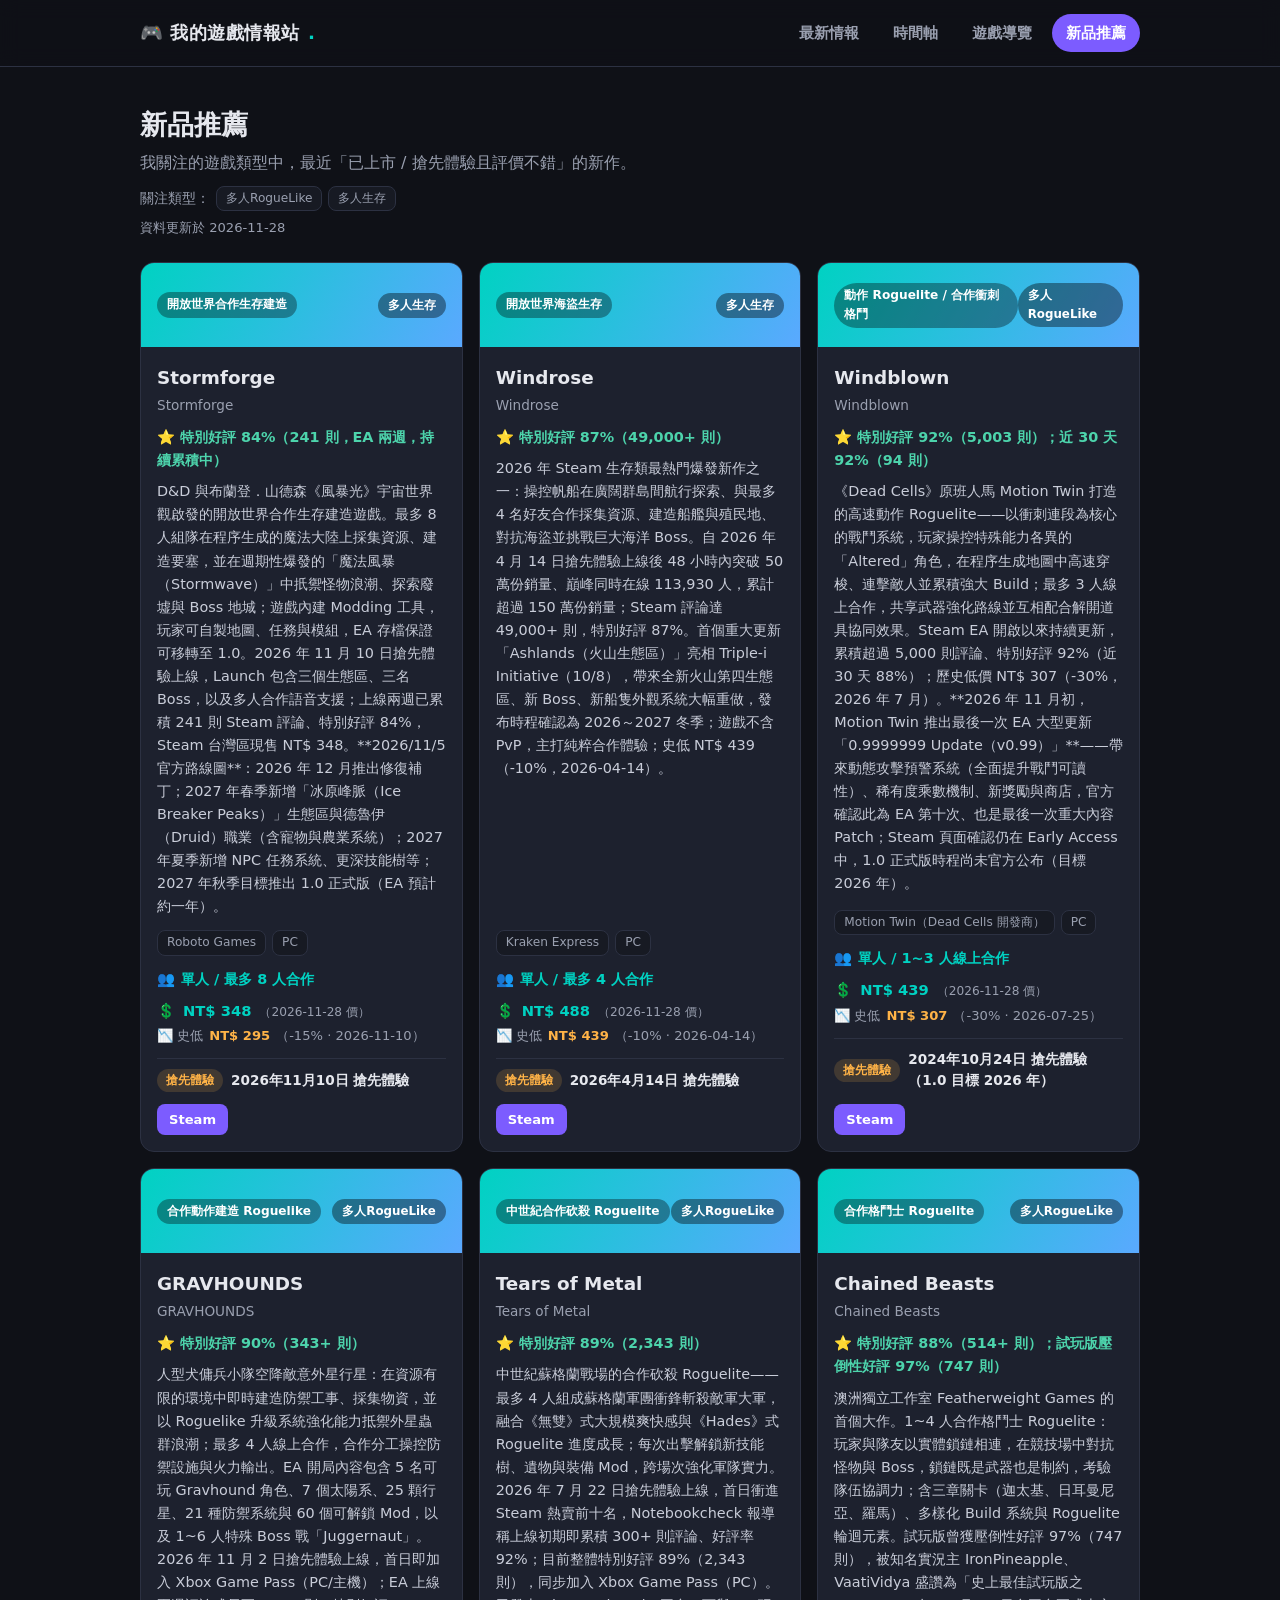
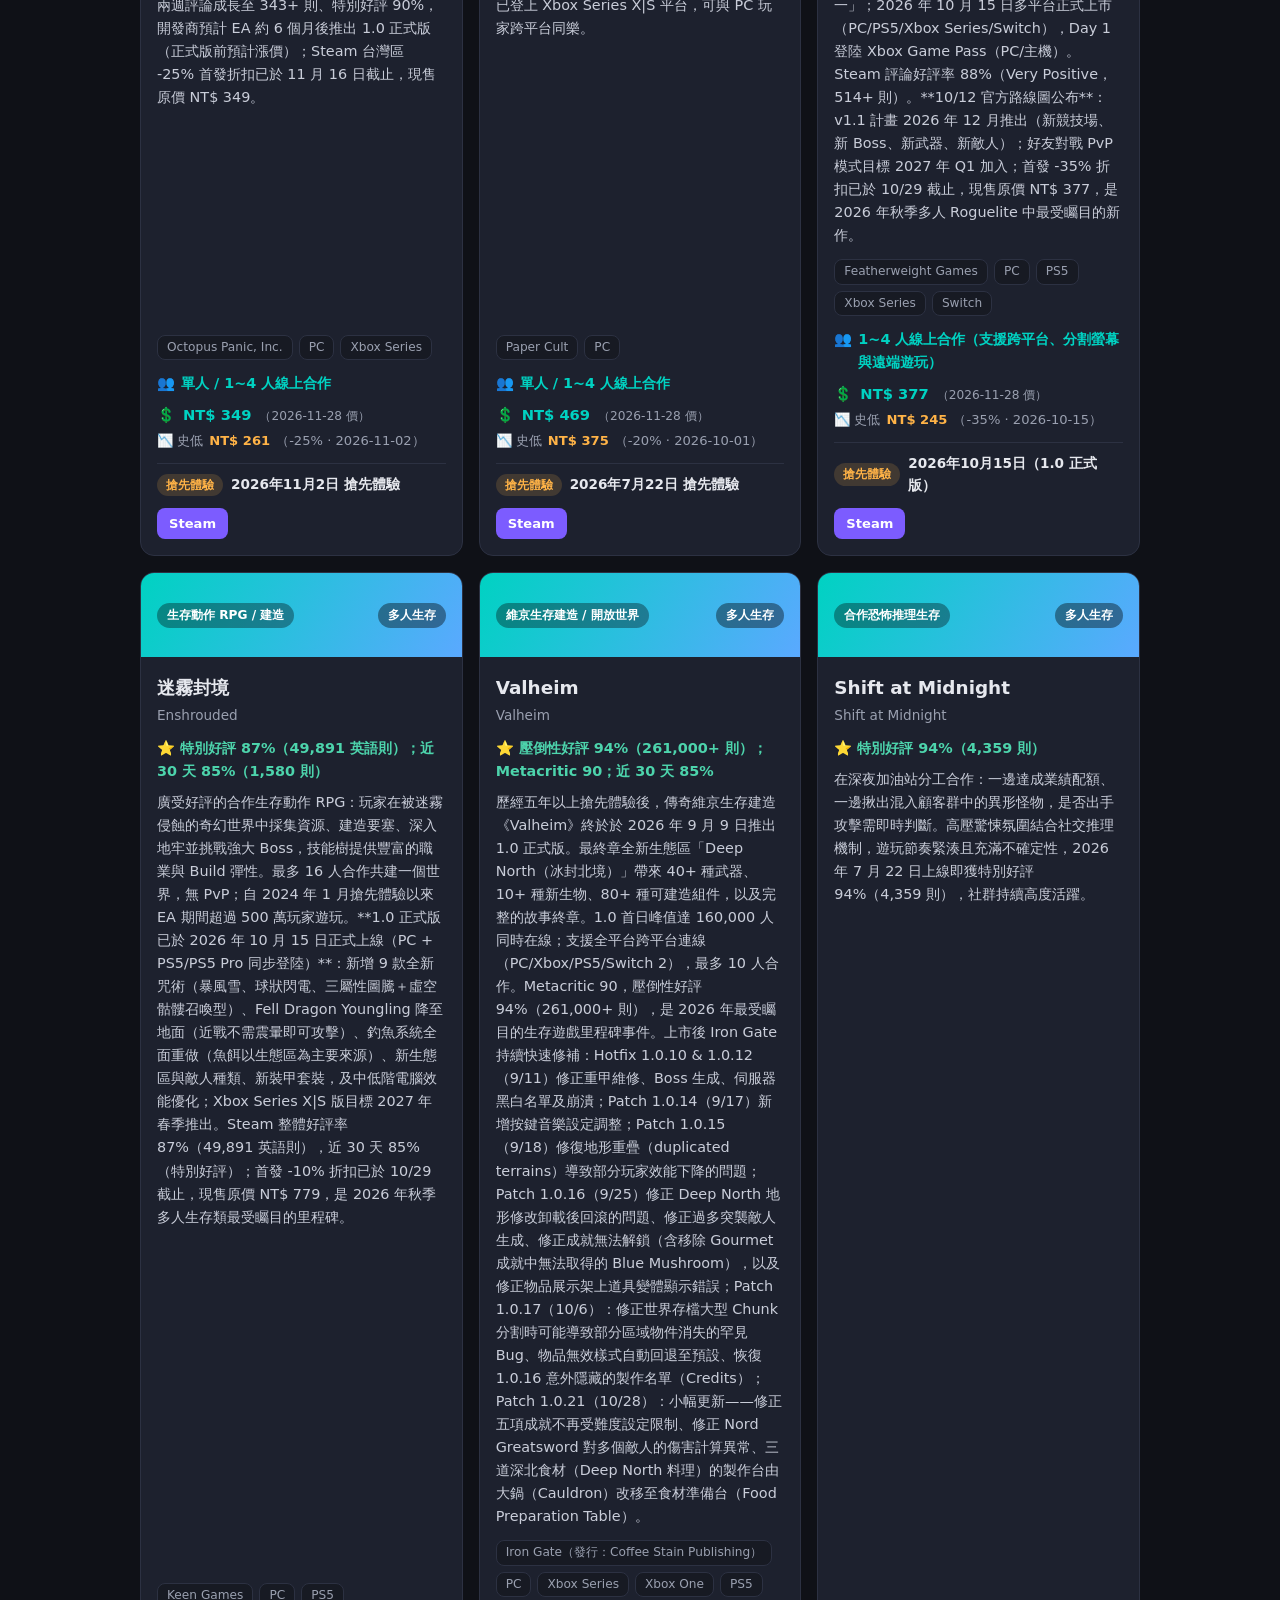
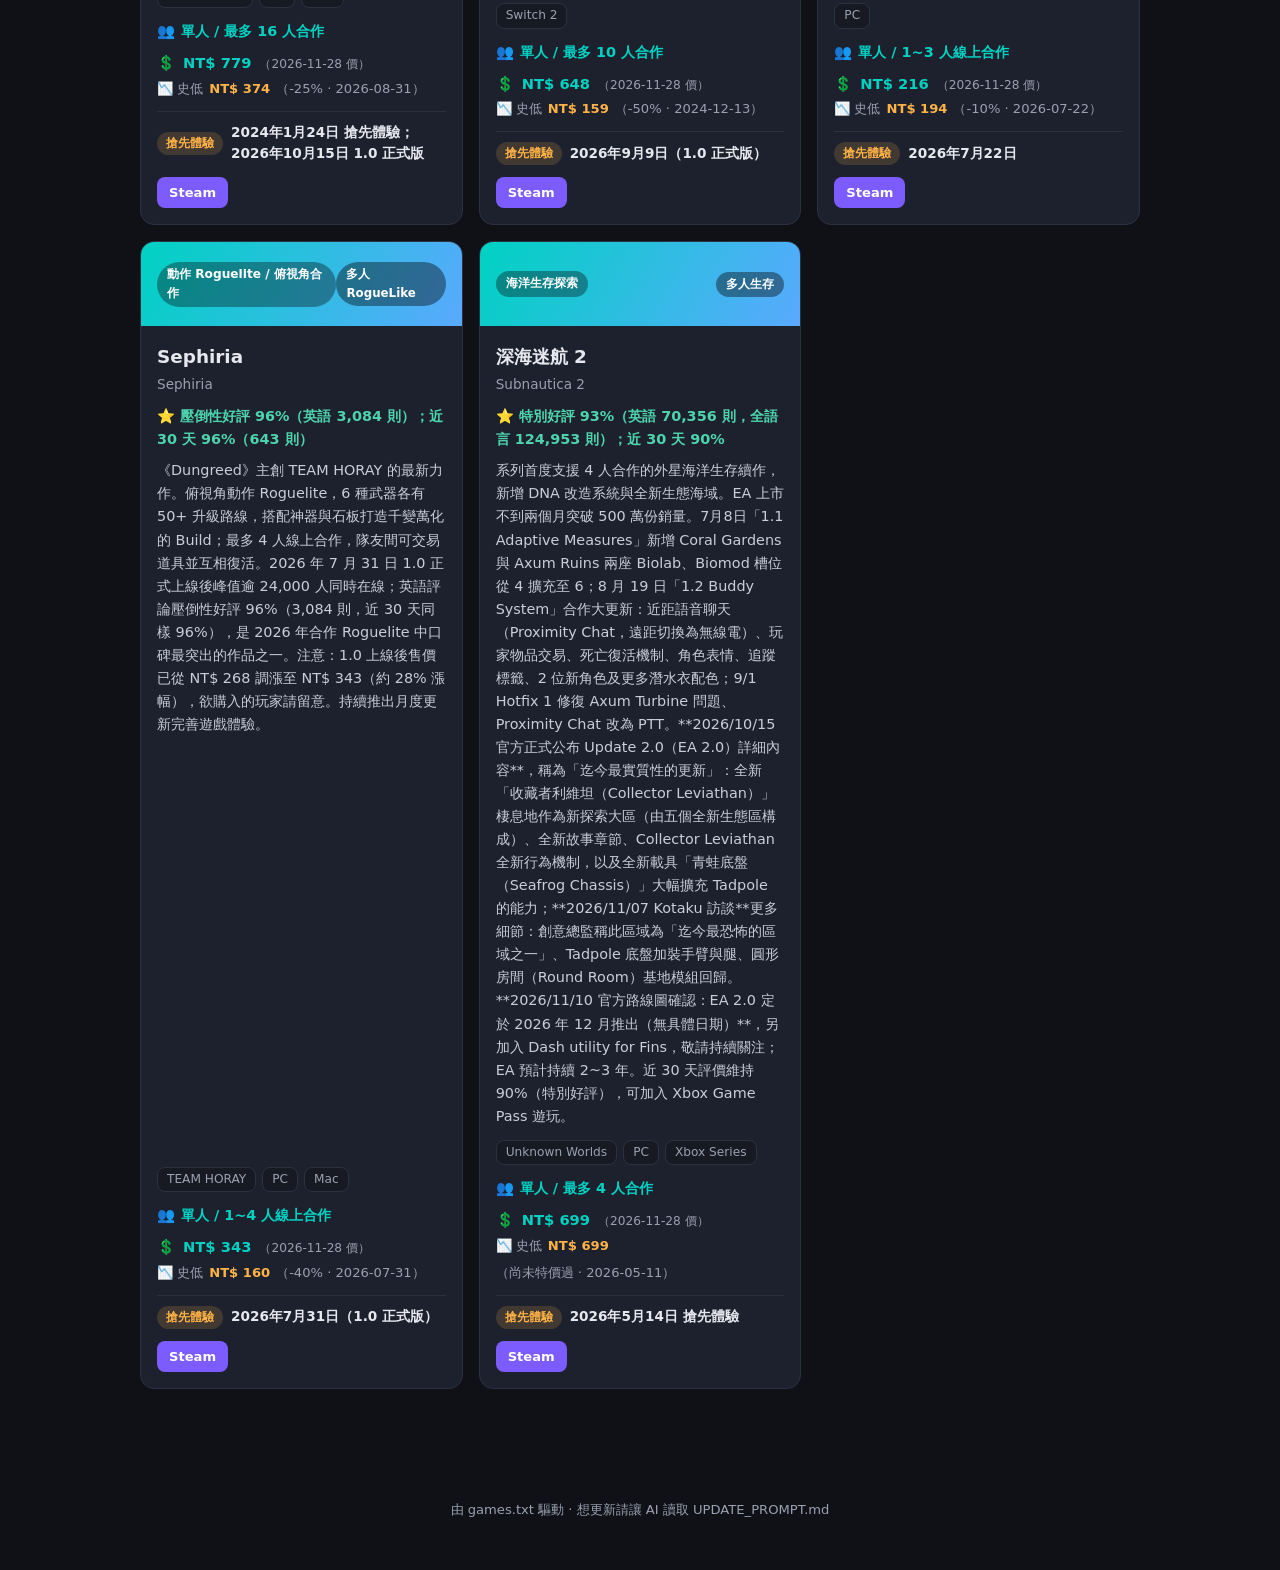
<file: discover.html>
<!DOCTYPE html>
<html lang="zh-Hant">
<head>
  <meta charset="UTF-8">
  <meta name="viewport" content="width=device-width, initial-scale=1.0">
  <link rel="icon" href="data:image/svg+xml,<svg xmlns='http://www.w3.org/2000/svg' viewBox='0 0 100 100'><text y='.9em' font-size='90'>🎮</text></svg>">
  <title>新品推薦 · 我的遊戲情報站</title>
  <link rel="stylesheet" href="assets/style.css">
</head>
<body>
  <header>
    <div class="bar">
      <div class="logo">🎮 我的遊戲情報站<span class="dot">.</span></div>
      <nav>
        <a href="index.html"    data-page="news">最新情報</a>
        <a href="timeline.html" data-page="timeline">時間軸</a>
        <a href="games.html"    data-page="games">遊戲導覽</a>
        <a href="discover.html" data-page="discover">新品推薦</a>
      </nav>
    </div>
  </header>

  <main>
    <div class="page-head">
      <h1>新品推薦</h1>
      <p>我關注的遊戲類型中，最近「已上市 / 搶先體驗且評價不錯」的新作。</p>
      <div class="interests" data-interests></div>
      <div class="updated" data-updated></div>
    </div>
    <div id="discover" class="grid"></div>
  </main>

  <footer>由 games.txt 驅動 · 想更新請讓 AI 讀取 UPDATE_PROMPT.md</footer>

  <script src="data/games.js"></script>
  <script src="assets/app.js"></script>
  <script>markActiveNav("discover"); renderDiscover();</script>
</body>
</html>
</file>
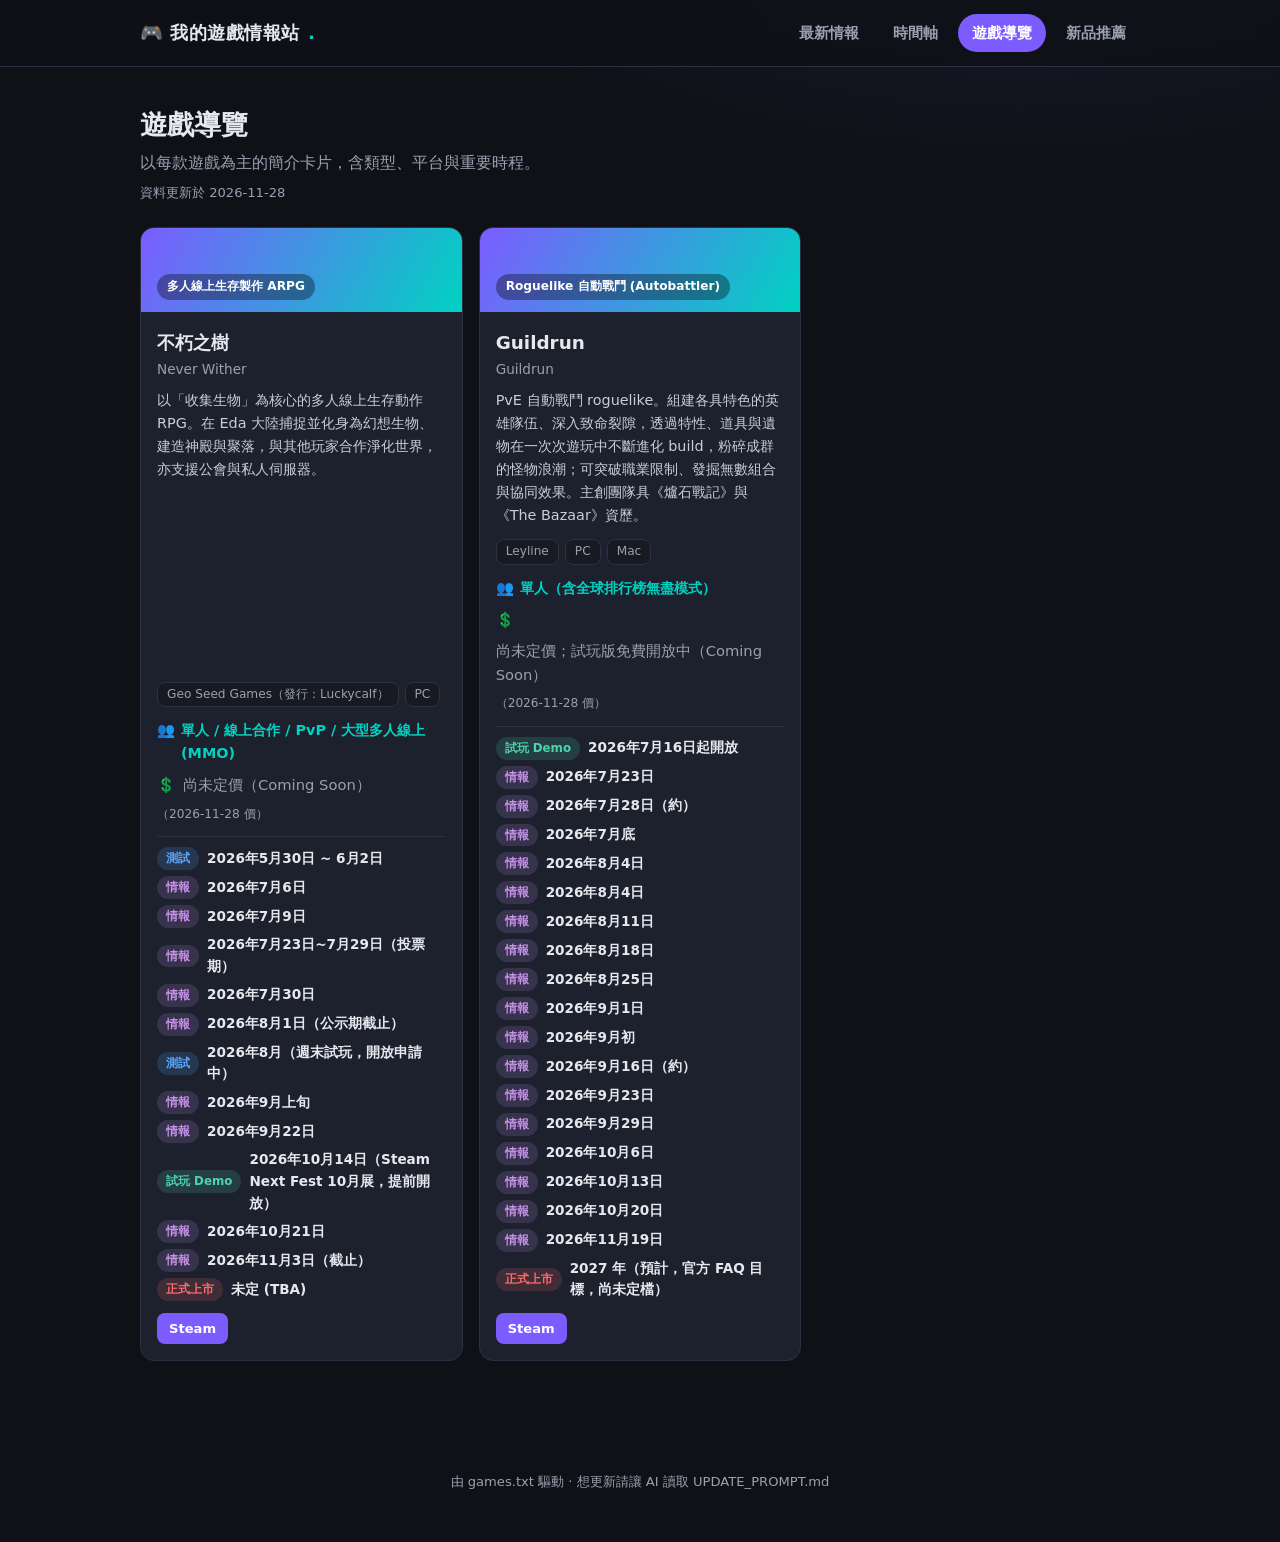
<file: games.html>
<!DOCTYPE html>
<html lang="zh-Hant">
<head>
  <meta charset="UTF-8">
  <meta name="viewport" content="width=device-width, initial-scale=1.0">
  <link rel="icon" href="data:image/svg+xml,<svg xmlns='http://www.w3.org/2000/svg' viewBox='0 0 100 100'><text y='.9em' font-size='90'>🎮</text></svg>">
  <title>遊戲導覽 · 我的遊戲情報站</title>
  <link rel="stylesheet" href="assets/style.css">
</head>
<body>
  <header>
    <div class="bar">
      <div class="logo">🎮 我的遊戲情報站<span class="dot">.</span></div>
      <nav>
        <a href="index.html"    data-page="news">最新情報</a>
        <a href="timeline.html" data-page="timeline">時間軸</a>
        <a href="games.html"    data-page="games">遊戲導覽</a>
        <a href="discover.html" data-page="discover">新品推薦</a>
      </nav>
    </div>
  </header>

  <main>
    <div class="page-head">
      <h1>遊戲導覽</h1>
      <p>以每款遊戲為主的簡介卡片，含類型、平台與重要時程。</p>
      <div class="updated" data-updated></div>
    </div>
    <div id="games" class="grid"></div>
  </main>

  <footer>由 games.txt 驅動 · 想更新請讓 AI 讀取 UPDATE_PROMPT.md</footer>

  <script src="data/games.js"></script>
  <script src="assets/app.js"></script>
  <script>markActiveNav("games"); renderGames();</script>
</body>
</html>
</file>
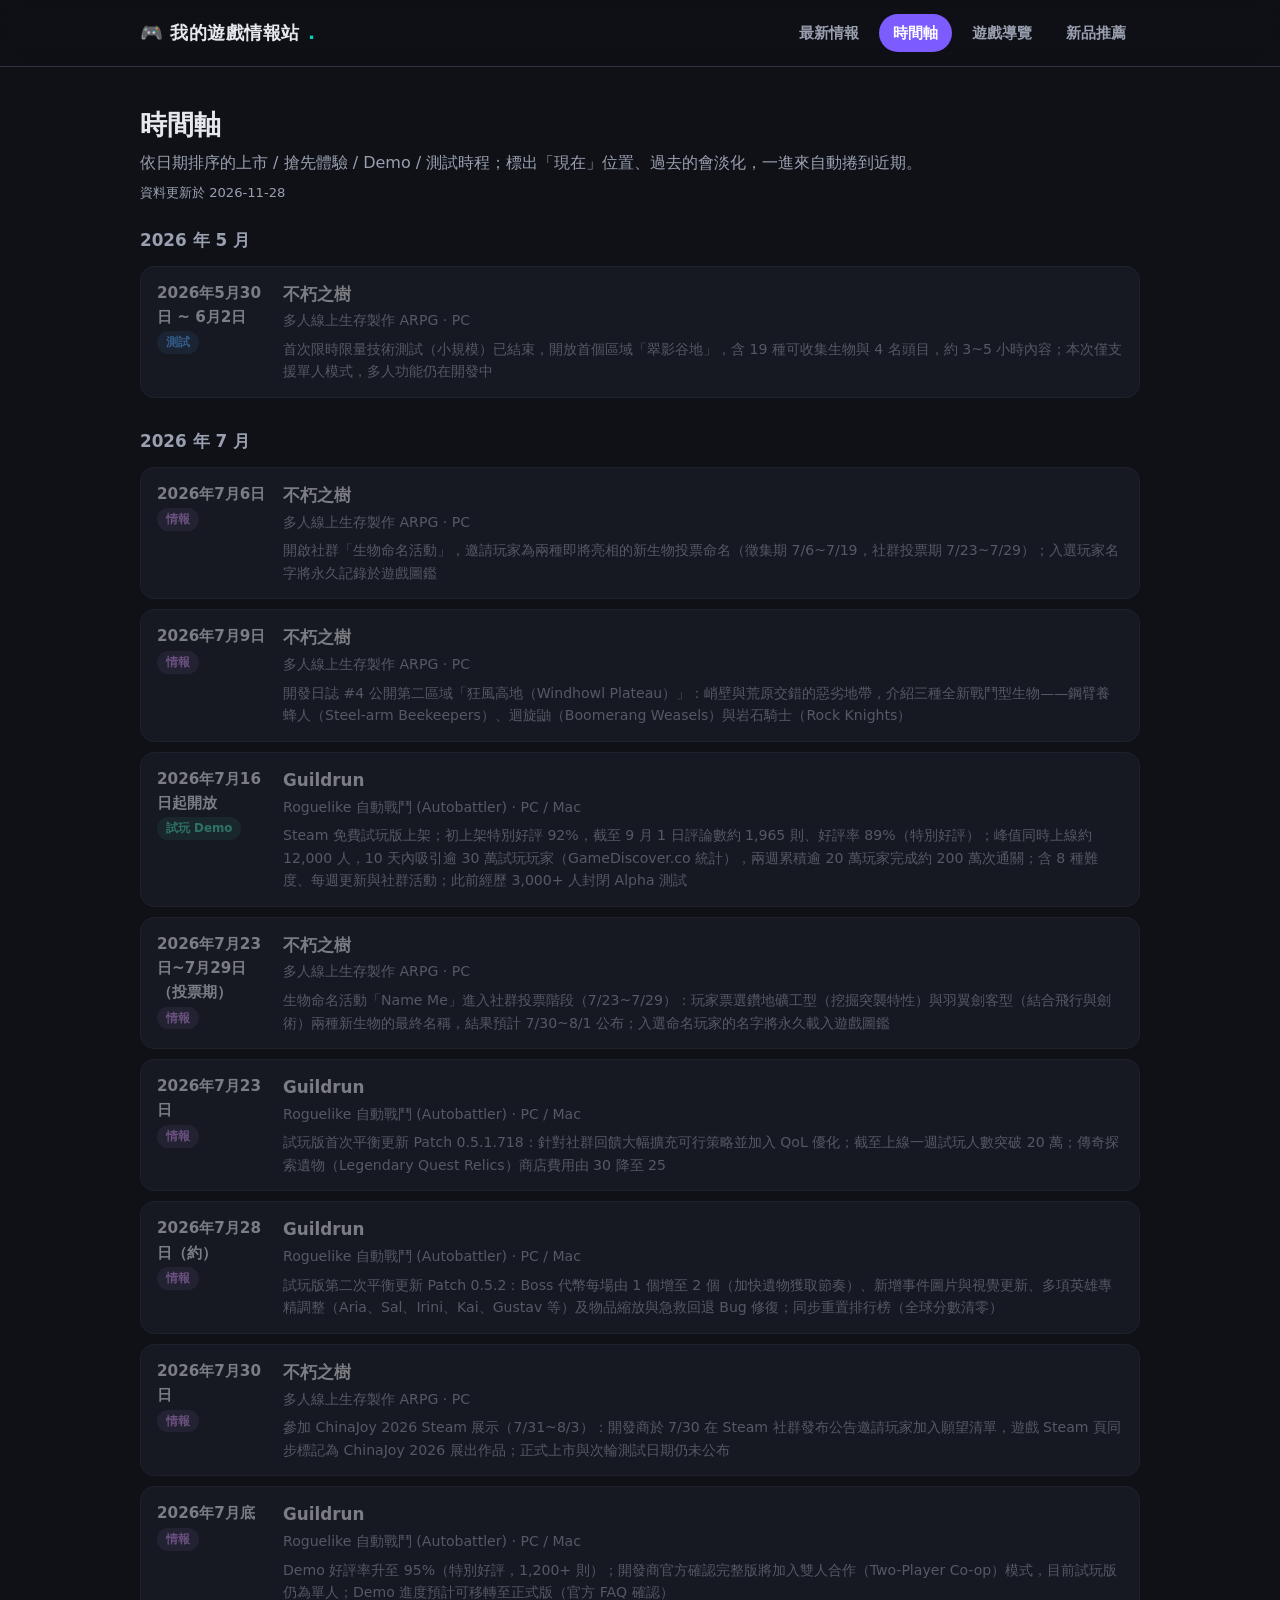
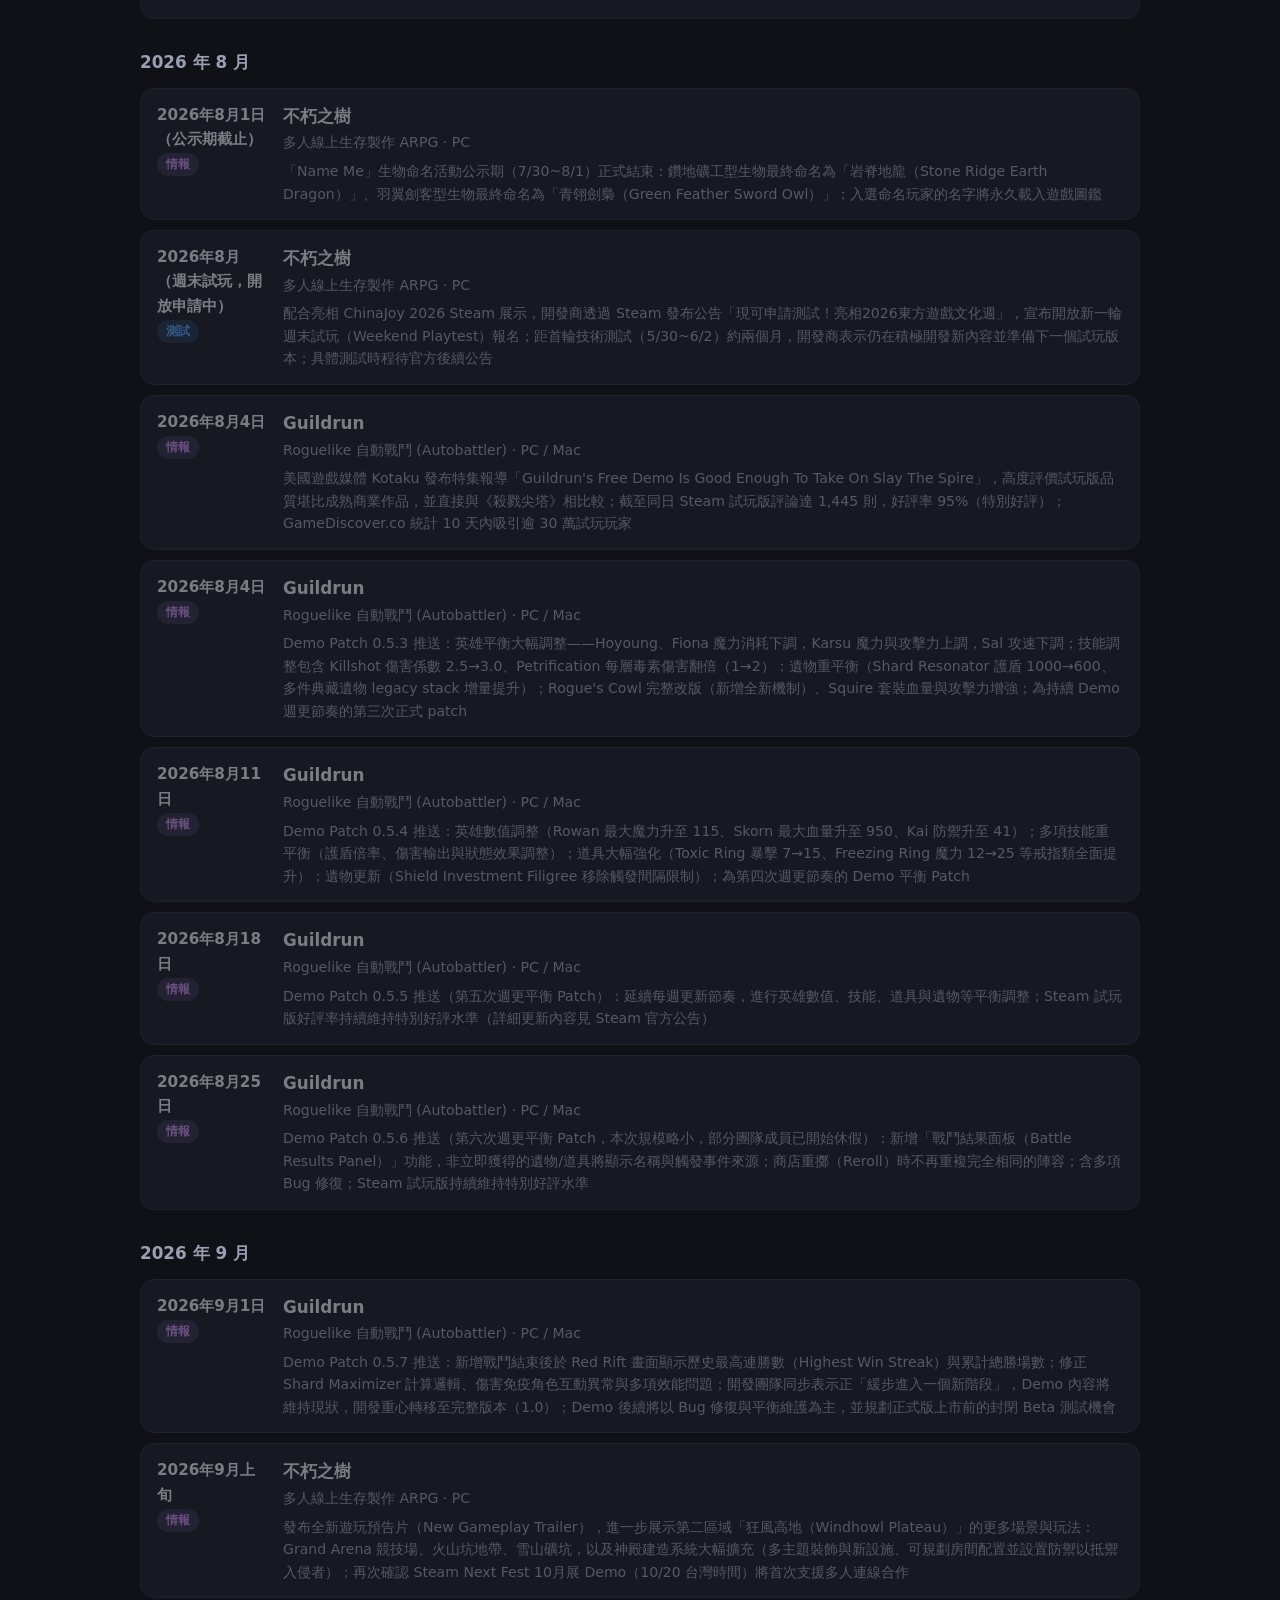
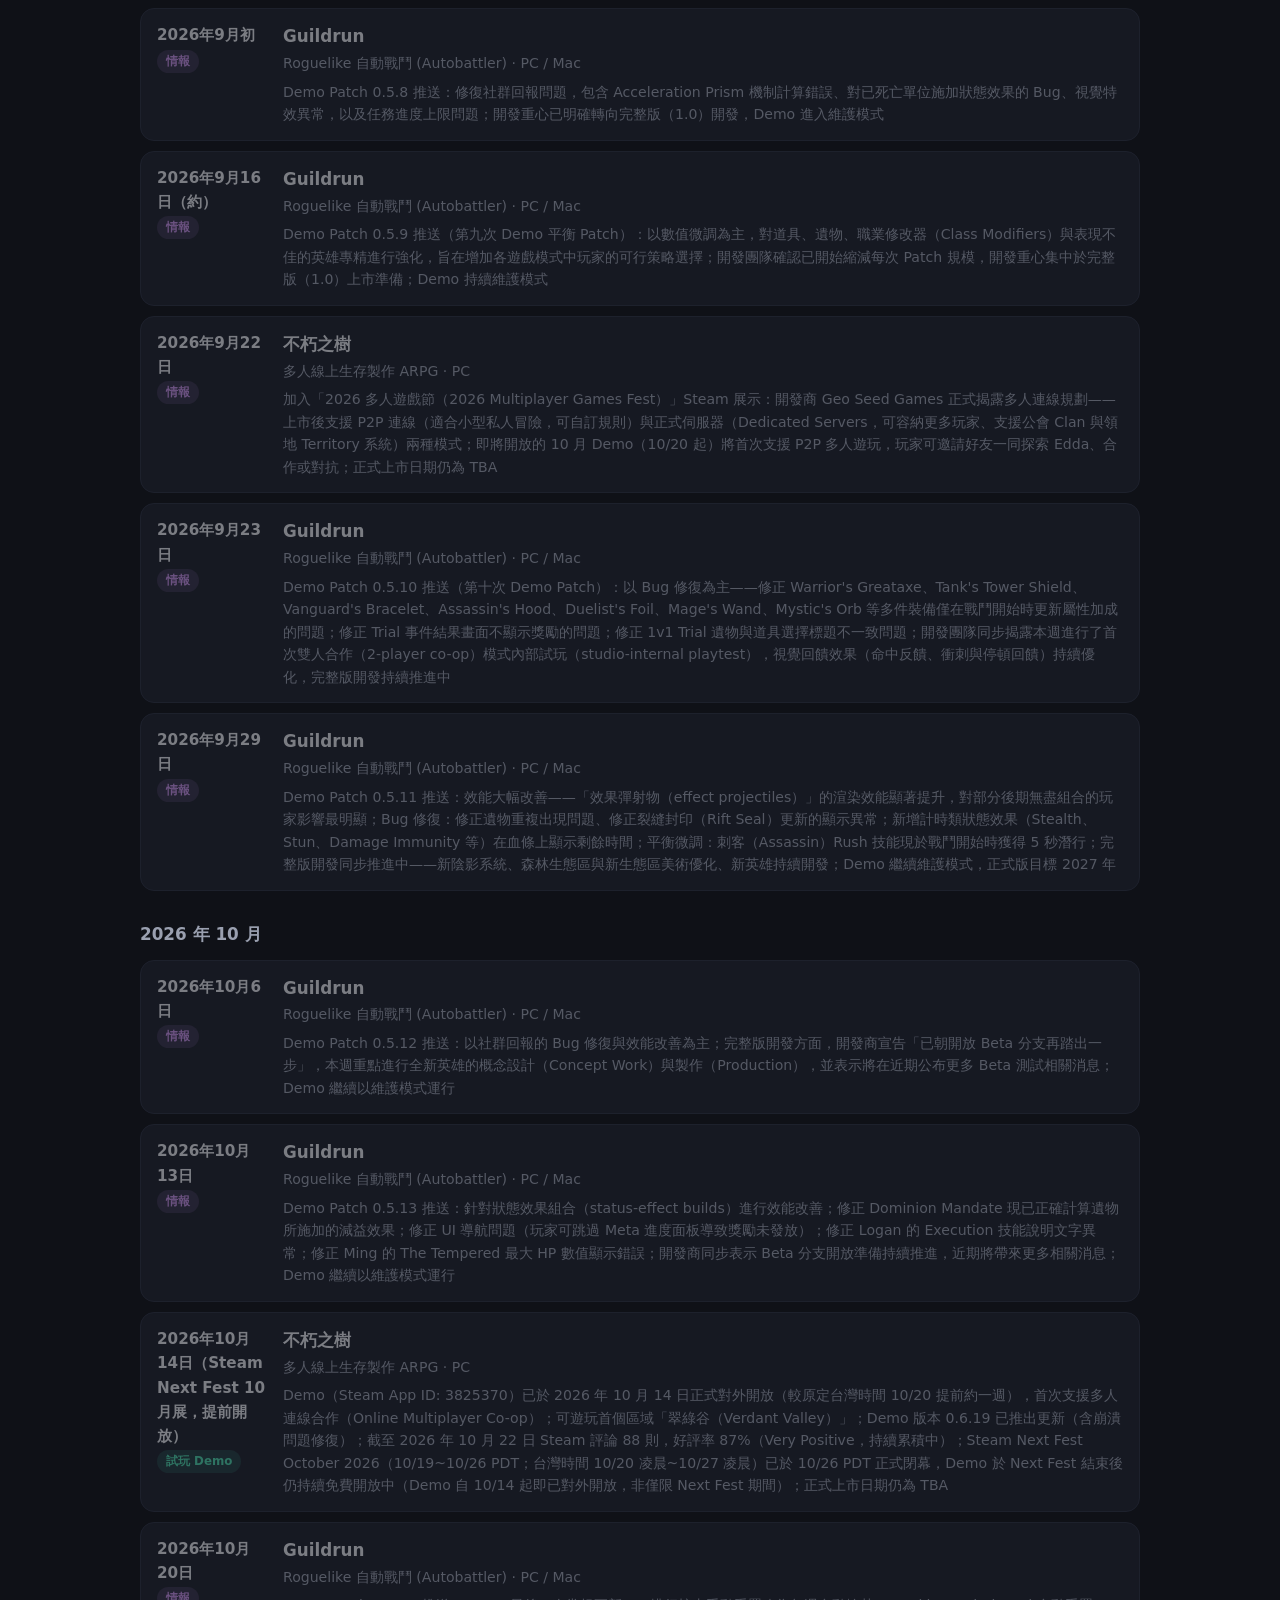
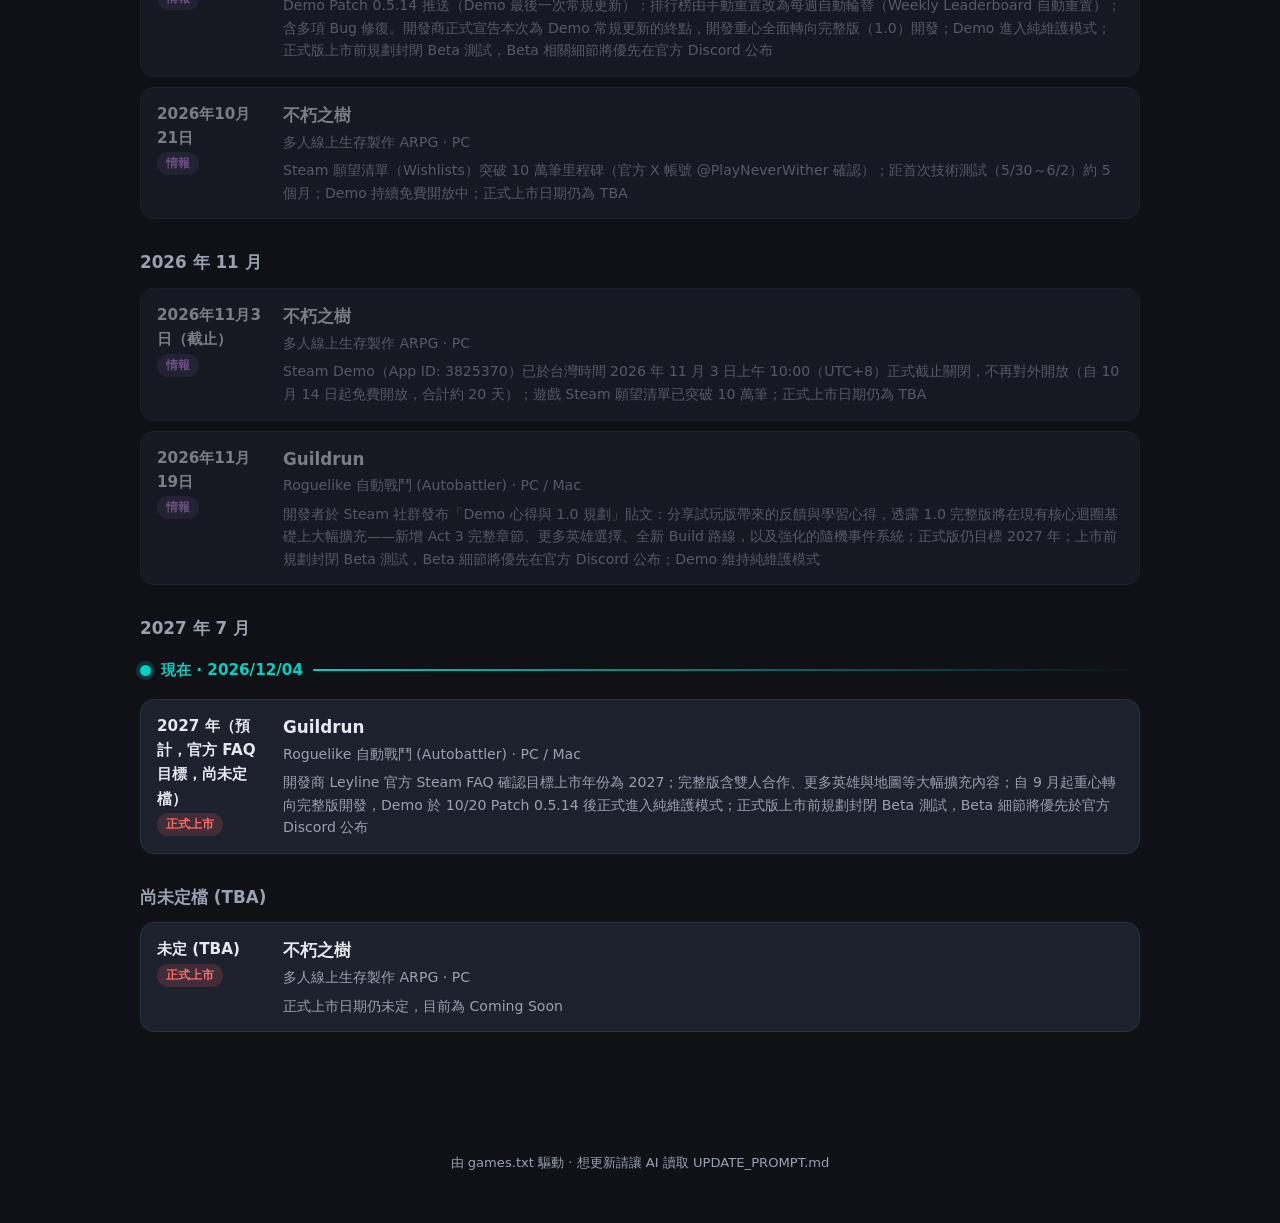
<file: timeline.html>
<!DOCTYPE html>
<html lang="zh-Hant">
<head>
  <meta charset="UTF-8">
  <meta name="viewport" content="width=device-width, initial-scale=1.0">
  <link rel="icon" href="data:image/svg+xml,<svg xmlns='http://www.w3.org/2000/svg' viewBox='0 0 100 100'><text y='.9em' font-size='90'>🎮</text></svg>">
  <title>時間軸 · 我的遊戲情報站</title>
  <link rel="stylesheet" href="assets/style.css">
</head>
<body>
  <header>
    <div class="bar">
      <div class="logo">🎮 我的遊戲情報站<span class="dot">.</span></div>
      <nav>
        <a href="index.html"    data-page="news">最新情報</a>
        <a href="timeline.html" data-page="timeline">時間軸</a>
        <a href="games.html"    data-page="games">遊戲導覽</a>
        <a href="discover.html" data-page="discover">新品推薦</a>
      </nav>
    </div>
  </header>

  <main>
    <div class="page-head">
      <h1>時間軸</h1>
      <p>依日期排序的上市 / 搶先體驗 / Demo / 測試時程；標出「現在」位置、過去的會淡化，一進來自動捲到近期。</p>
      <div class="updated" data-updated></div>
    </div>
    <div id="timeline"></div>
  </main>

  <footer>由 games.txt 驅動 · 想更新請讓 AI 讀取 UPDATE_PROMPT.md</footer>

  <script src="data/games.js"></script>
  <script src="assets/app.js"></script>
  <script>markActiveNav("timeline"); renderTimeline();</script>
</body>
</html>
</file>
<file: assets/style.css>
:root {
  --bg:        #0f1117;
  --bg-soft:   #171a23;
  --card:      #1d212e;
  --card-hi:   #252a3a;
  --line:      #2c3142;
  --text:      #e6e8ee;
  --text-dim:  #9aa0b0;
  --accent:    #7c5cff;
  --accent-2:  #00d2c2;
  --release:   #ff6b6b;
  --ea:        #ffb347;
  --demo:      #4dd4ac;
  --beta:      #5aa9ff;
  --news:      #c792ea;
  --radius:    14px;
  --maxw:      1040px;
}

* { box-sizing: border-box; }

html { scroll-behavior: smooth; }

body {
  margin: 0;
  font-family: "Segoe UI", "PingFang TC", "Microsoft JhengHei", system-ui, sans-serif;
  background: radial-gradient(1200px 600px at 80% -10%, #1b1f33 0%, var(--bg) 55%);
  color: var(--text);
  line-height: 1.6;
  min-height: 100vh;
}

a { color: inherit; }

/* ── Header / Nav ───────────────────────────── */
header {
  position: sticky;
  top: 0;
  z-index: 20;
  background: rgba(15,17,23,.82);
  backdrop-filter: blur(10px);
  border-bottom: 1px solid var(--line);
}
.bar {
  max-width: var(--maxw);
  margin: 0 auto;
  padding: 14px 20px;
  display: flex;
  align-items: center;
  gap: 18px;
  flex-wrap: wrap;
}
.logo {
  font-weight: 800;
  font-size: 1.15rem;
  letter-spacing: .5px;
  display: flex;
  align-items: center;
  gap: 8px;
}
.logo .dot { color: var(--accent-2); }
nav { display: flex; gap: 6px; margin-left: auto; flex-wrap: wrap; }
nav a {
  text-decoration: none;
  color: var(--text-dim);
  padding: 7px 14px;
  border-radius: 999px;
  font-size: .92rem;
  font-weight: 600;
  transition: .15s;
}
nav a:hover { color: var(--text); background: var(--card); }
nav a.active { color: #fff; background: var(--accent); }

/* ── Layout ─────────────────────────────────── */
main { max-width: var(--maxw); margin: 0 auto; padding: 28px 20px 80px; }
.page-head { margin: 8px 0 24px; }
.page-head h1 { margin: 0 0 4px; font-size: 1.7rem; }
.page-head p { margin: 0; color: var(--text-dim); }
.updated { font-size: .82rem; color: var(--text-dim); margin-top: 6px; }

/* ── Event type badges ──────────────────────── */
.badge {
  display: inline-block;
  font-size: .74rem;
  font-weight: 700;
  padding: 2px 9px;
  border-radius: 999px;
  white-space: nowrap;
}
.badge.release { background: rgba(255,107,107,.16); color: var(--release); }
.badge.early_access { background: rgba(255,179,71,.16); color: var(--ea); }
.badge.demo { background: rgba(77,212,172,.16); color: var(--demo); }
.badge.beta { background: rgba(90,169,255,.16); color: var(--beta); }
.badge.announcement { background: rgba(199,146,234,.16); color: var(--news); }

/* ── Timeline ───────────────────────────────── */
.tl-month { margin: 30px 0 12px; font-size: 1.05rem; color: var(--text-dim); font-weight: 700; }
.tl-month:first-child { margin-top: 0; }
.tl-month.current { color: var(--accent); }

/* 「現在」分隔線 */
.tl-now {
  display: flex; align-items: center; gap: 10px;
  margin: 14px 0 14px; padding: 2px 0;
  color: var(--accent-2); font-weight: 800; font-size: .95rem;
  scroll-margin-top: 80px;
}
.tl-now::after { content: ""; flex: 1; height: 2px; border-radius: 2px;
  background: linear-gradient(90deg, var(--accent-2), transparent); }
.tl-now-dot { width: 11px; height: 11px; border-radius: 50%; background: var(--accent-2);
  box-shadow: 0 0 0 4px rgba(0,210,194,.18); flex: none; }

/* 已過去的事件淡化 */
.tl-item.past { opacity: .5; }
.tl-item.past:hover { opacity: .85; }
.tl-item {
  display: grid;
  grid-template-columns: 110px 1fr;
  gap: 16px;
  padding: 14px 16px;
  background: var(--card);
  border: 1px solid var(--line);
  border-radius: var(--radius);
  margin-bottom: 10px;
  transition: .15s;
}
.tl-item:hover { background: var(--card-hi); transform: translateX(2px); }
.tl-date { font-weight: 700; color: var(--text); font-size: .95rem; }
.tl-body .tl-title { font-weight: 700; font-size: 1.05rem; }
.tl-body .tl-meta { color: var(--text-dim); font-size: .88rem; margin-top: 2px; }
.tl-body .tl-note { color: var(--text-dim); font-size: .88rem; margin-top: 6px; }

/* ── Game cards ─────────────────────────────── */
.grid { display: grid; grid-template-columns: repeat(auto-fill, minmax(300px, 1fr)); gap: 16px; }
.card {
  background: var(--card);
  border: 1px solid var(--line);
  border-radius: var(--radius);
  overflow: hidden;
  display: flex;
  flex-direction: column;
  transition: .15s;
}
.card:hover { border-color: var(--accent); transform: translateY(-3px); }
.card-cover {
  height: 84px;
  background: linear-gradient(120deg, var(--accent), var(--accent-2));
  display: flex; align-items: flex-end;
  padding: 12px 16px;
}
.card-cover .gtype {
  background: rgba(0,0,0,.35); color: #fff; font-size: .76rem; font-weight: 700;
  padding: 3px 10px; border-radius: 999px;
}
.card-body { padding: 16px; flex: 1; display: flex; flex-direction: column; }
.card-body h3 { margin: 0 0 2px; font-size: 1.15rem; }
.card-body .en { color: var(--text-dim); font-size: .85rem; margin-bottom: 8px; }
.card-body .summary { font-size: .9rem; color: #c9cdd9; flex: 1; }
.meta-row { display: flex; flex-wrap: wrap; gap: 6px; margin-top: 12px; }
.chip {
  font-size: .76rem; background: var(--bg-soft); border: 1px solid var(--line);
  color: var(--text-dim); padding: 2px 9px; border-radius: 8px;
}
.player-stat {
  margin-top: 12px; font-size: .9rem; color: var(--accent-2); font-weight: 600;
  display: flex; align-items: baseline; gap: 6px;
}
.player-stat .ps-asof { color: var(--text-dim); font-weight: 400; font-size: .78rem; }
.price-stat {
  margin-top: 8px; font-size: .92rem; font-weight: 700; color: var(--text);
  display: flex; align-items: baseline; flex-wrap: wrap; gap: 8px;
}
.price-stat.note { color: var(--text-dim); font-weight: 500; }
.price-now { color: var(--accent-2); }
.price-orig { color: var(--text-dim); font-weight: 400; text-decoration: line-through; }
.price-disc {
  background: rgba(77,212,172,.16); color: var(--demo); font-weight: 800;
  font-size: .8rem; padding: 1px 8px; border-radius: 6px;
}
.price-asof { color: var(--text-dim); font-weight: 400; font-size: .76rem; }
.price-low { margin-top: 3px; font-size: .82rem; color: var(--text-dim); display: flex; align-items: baseline; gap: 6px; flex-wrap: wrap; }
.price-low .pl-amt { color: var(--ea); font-weight: 700; }
.price-low .pl-detail { color: var(--text-dim); }
.card-events { margin-top: 12px; border-top: 1px solid var(--line); padding-top: 10px; display: flex; flex-direction: column; gap: 6px; }
.card-events .ev { display: flex; align-items: center; gap: 8px; font-size: .85rem; }
.card-events .ev .when { color: var(--text); font-weight: 600; }
.card-links { margin-top: 12px; display: flex; gap: 8px; }
.card-links a {
  text-decoration: none; font-size: .82rem; font-weight: 600;
  padding: 5px 12px; border-radius: 8px; background: var(--accent); color: #fff;
}
.card-links a.ghost { background: transparent; border: 1px solid var(--line); color: var(--text-dim); }

/* ── Discover / 新品推薦 ────────────────────── */
.interests { margin-top: 10px; display: flex; flex-wrap: wrap; gap: 6px; align-items: center; font-size: .85rem; color: var(--text-dim); }
.card-cover.disc { background: linear-gradient(120deg, var(--accent-2), var(--beta)); justify-content: space-between; align-items: center; }
.interest-tag {
  background: rgba(0,0,0,.4); color: #fff; font-size: .74rem; font-weight: 700;
  padding: 3px 10px; border-radius: 999px;
}
.rating {
  margin: 2px 0 8px; font-size: .9rem; font-weight: 700; color: var(--demo);
}

/* ── News ───────────────────────────────────── */
.news-item {
  background: var(--card); border: 1px solid var(--line); border-radius: var(--radius);
  padding: 16px 18px; margin-bottom: 12px;
}
.news-item .nh { display: flex; align-items: baseline; gap: 12px; flex-wrap: wrap; }
.news-item .ndate { color: var(--accent-2); font-weight: 700; font-size: .9rem; }
.news-item h3 { margin: 0; font-size: 1.1rem; }
.news-item .ngame { font-size: .8rem; color: var(--text-dim); }
.news-item p { margin: 8px 0 0; color: #c9cdd9; font-size: .92rem; }

/* ── Misc ───────────────────────────────────── */
.empty { color: var(--text-dim); text-align: center; padding: 60px 0; }
.filters { display: flex; gap: 8px; flex-wrap: wrap; margin-bottom: 20px; }
.filters button {
  background: var(--card); color: var(--text-dim); border: 1px solid var(--line);
  padding: 6px 14px; border-radius: 999px; cursor: pointer; font-weight: 600; font-size: .85rem;
  transition: .15s;
}
.filters button:hover { color: var(--text); }
.filters button.active { background: var(--accent); color: #fff; border-color: var(--accent); }
footer { text-align: center; color: var(--text-dim); font-size: .82rem; padding: 30px 20px 50px; }

@media (max-width: 540px) {
  .tl-item { grid-template-columns: 1fr; gap: 4px; }
  nav { width: 100%; }
}
</file>
